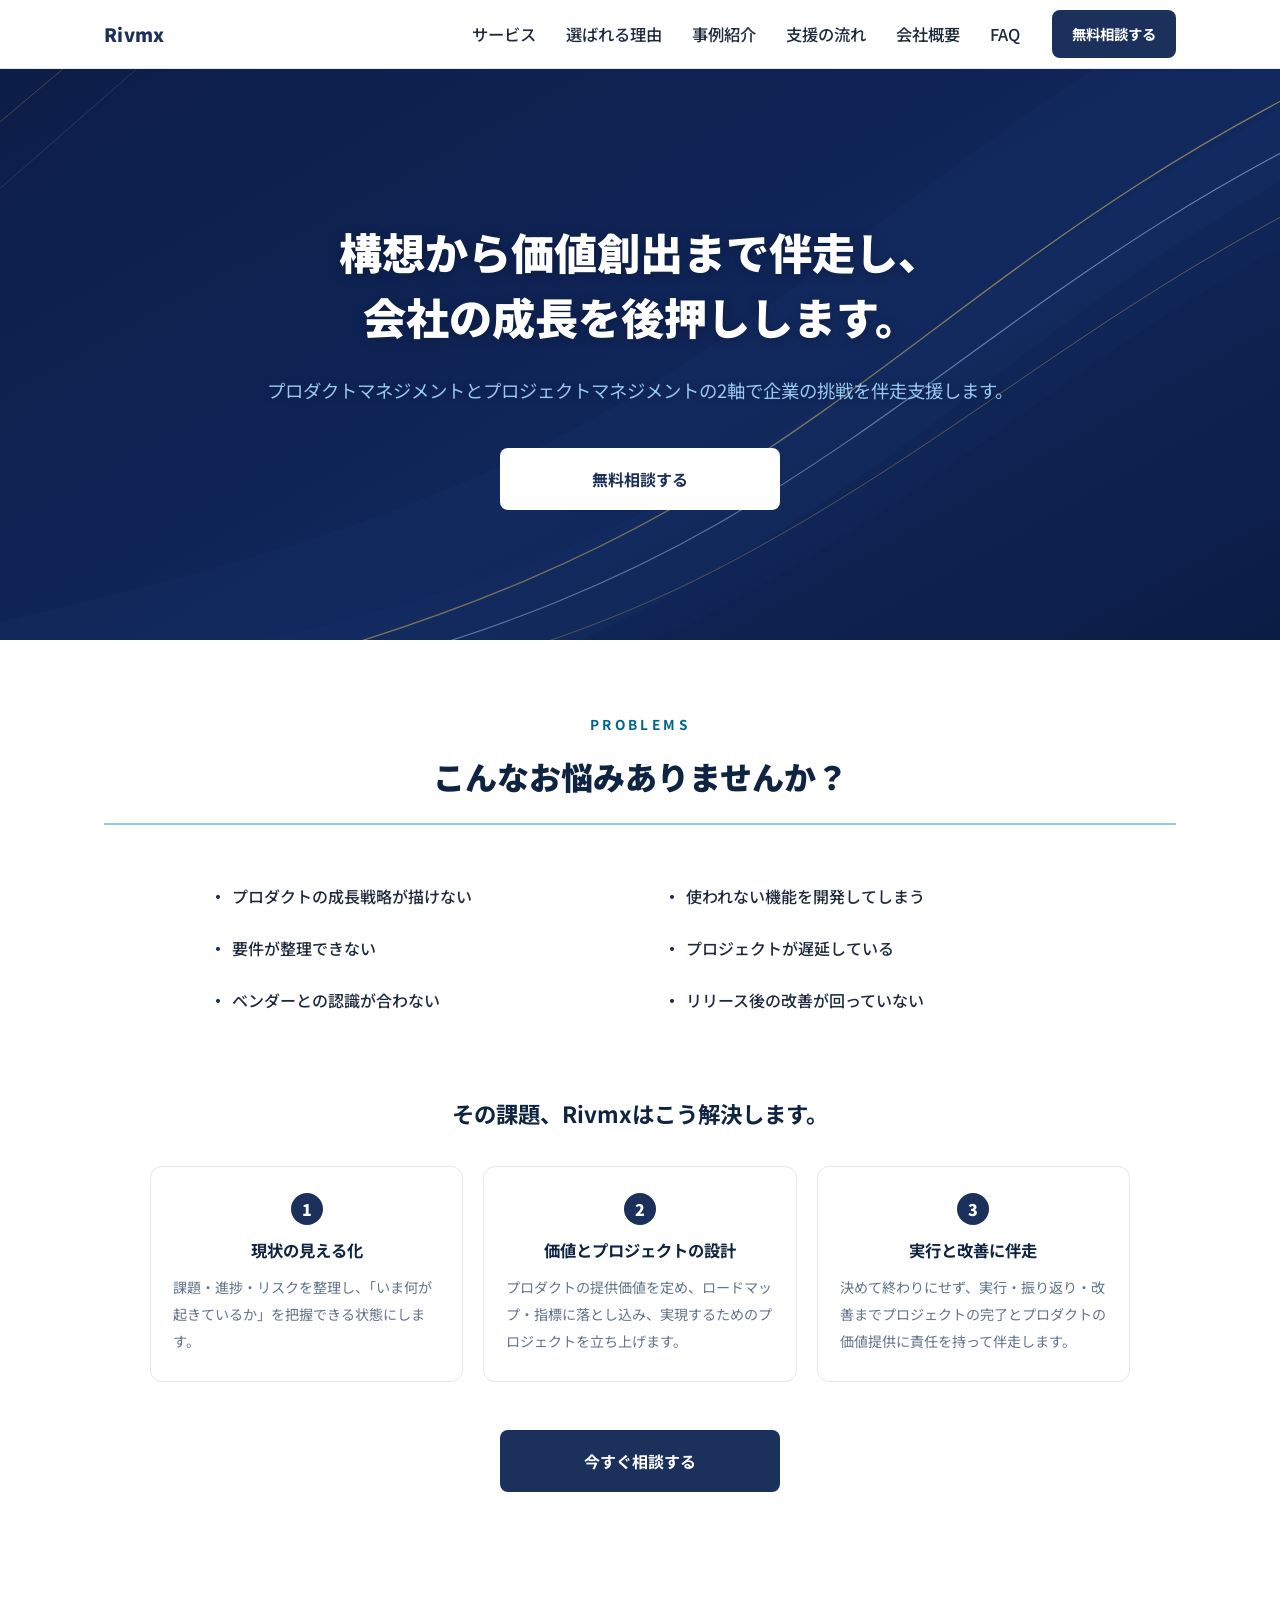
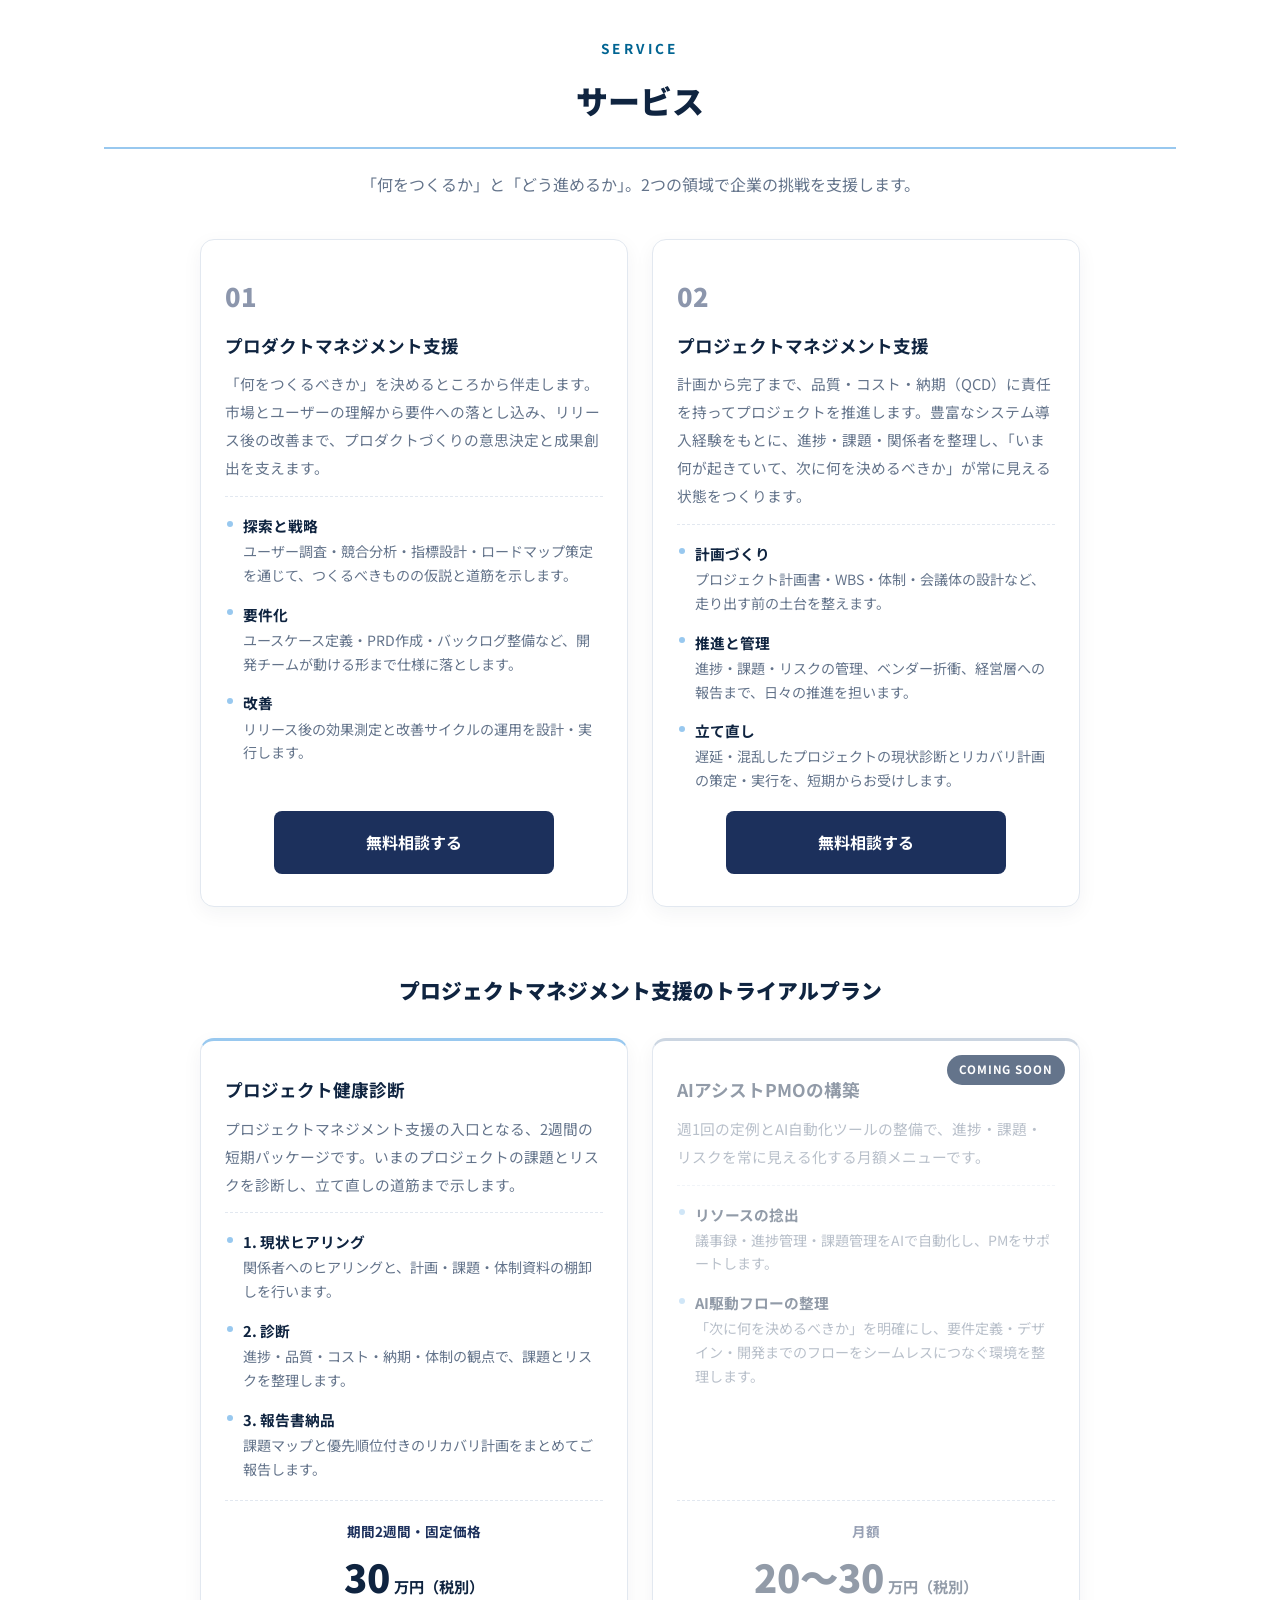
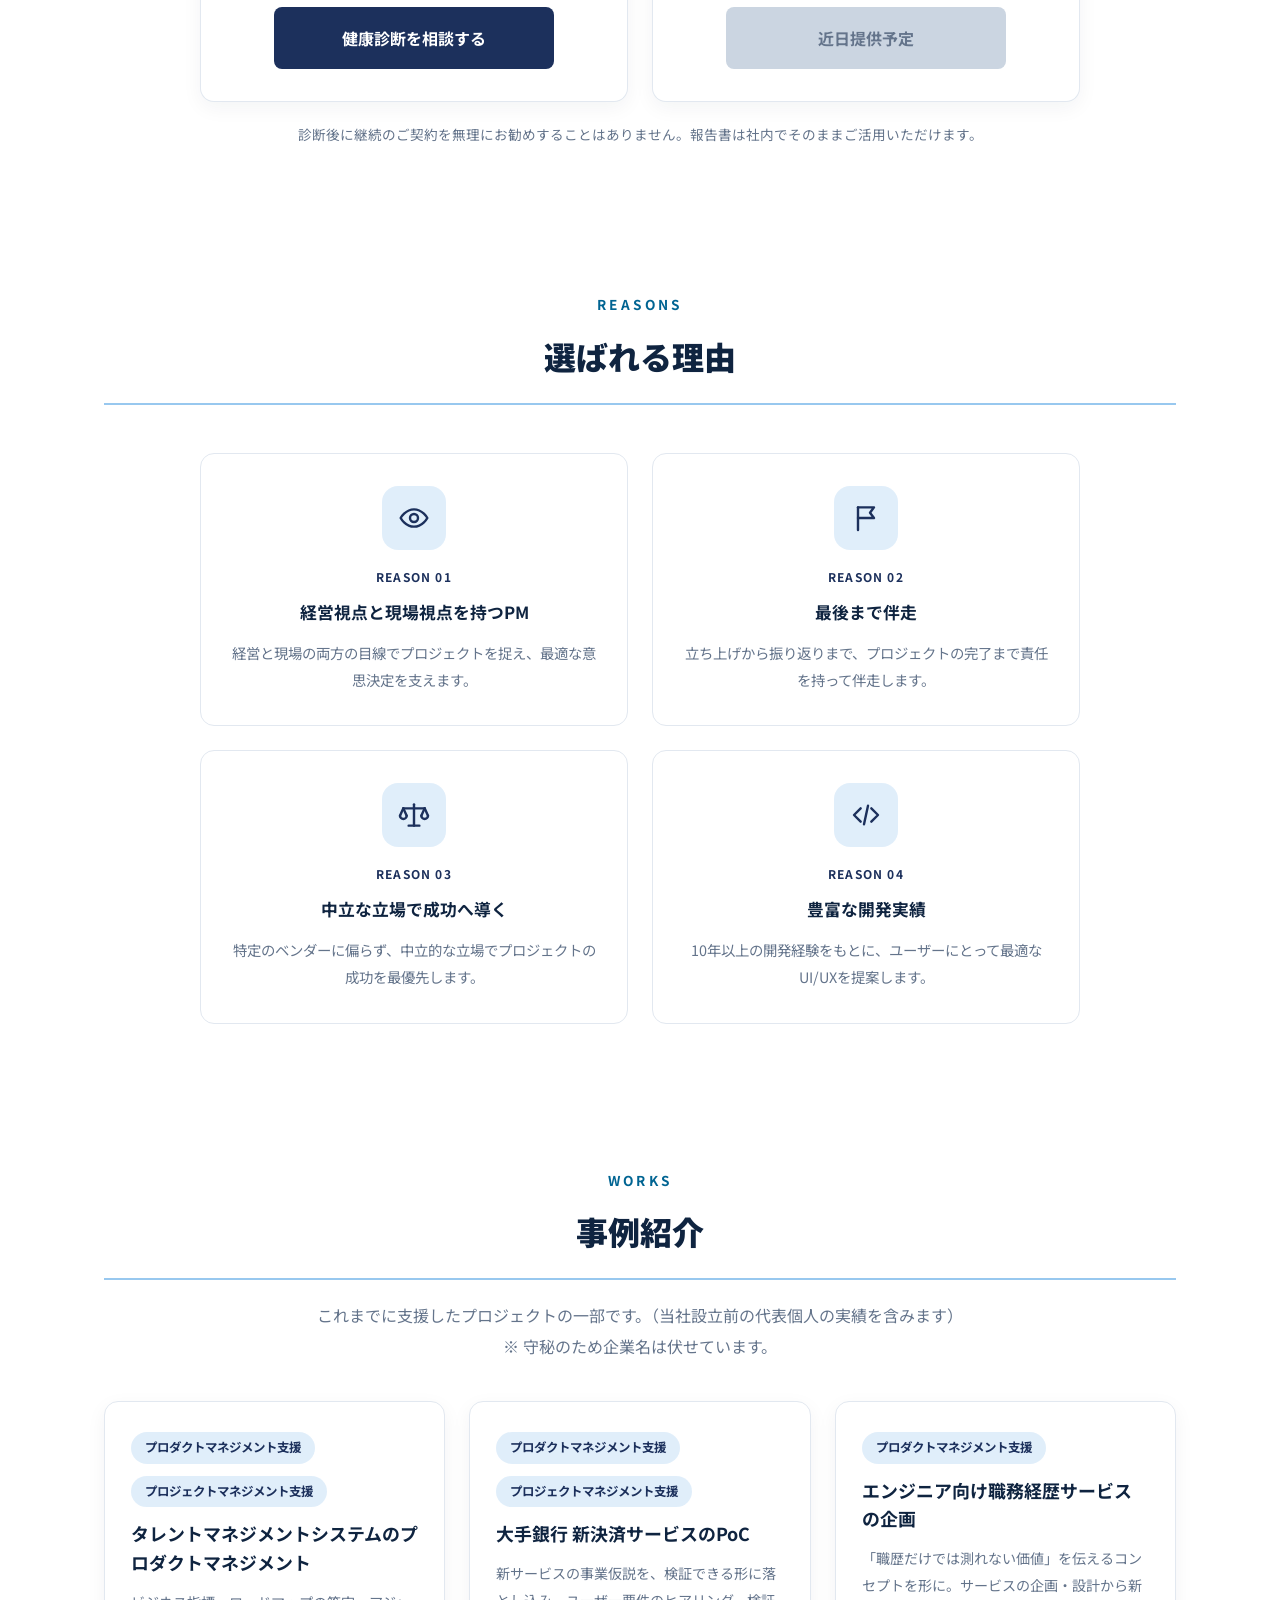
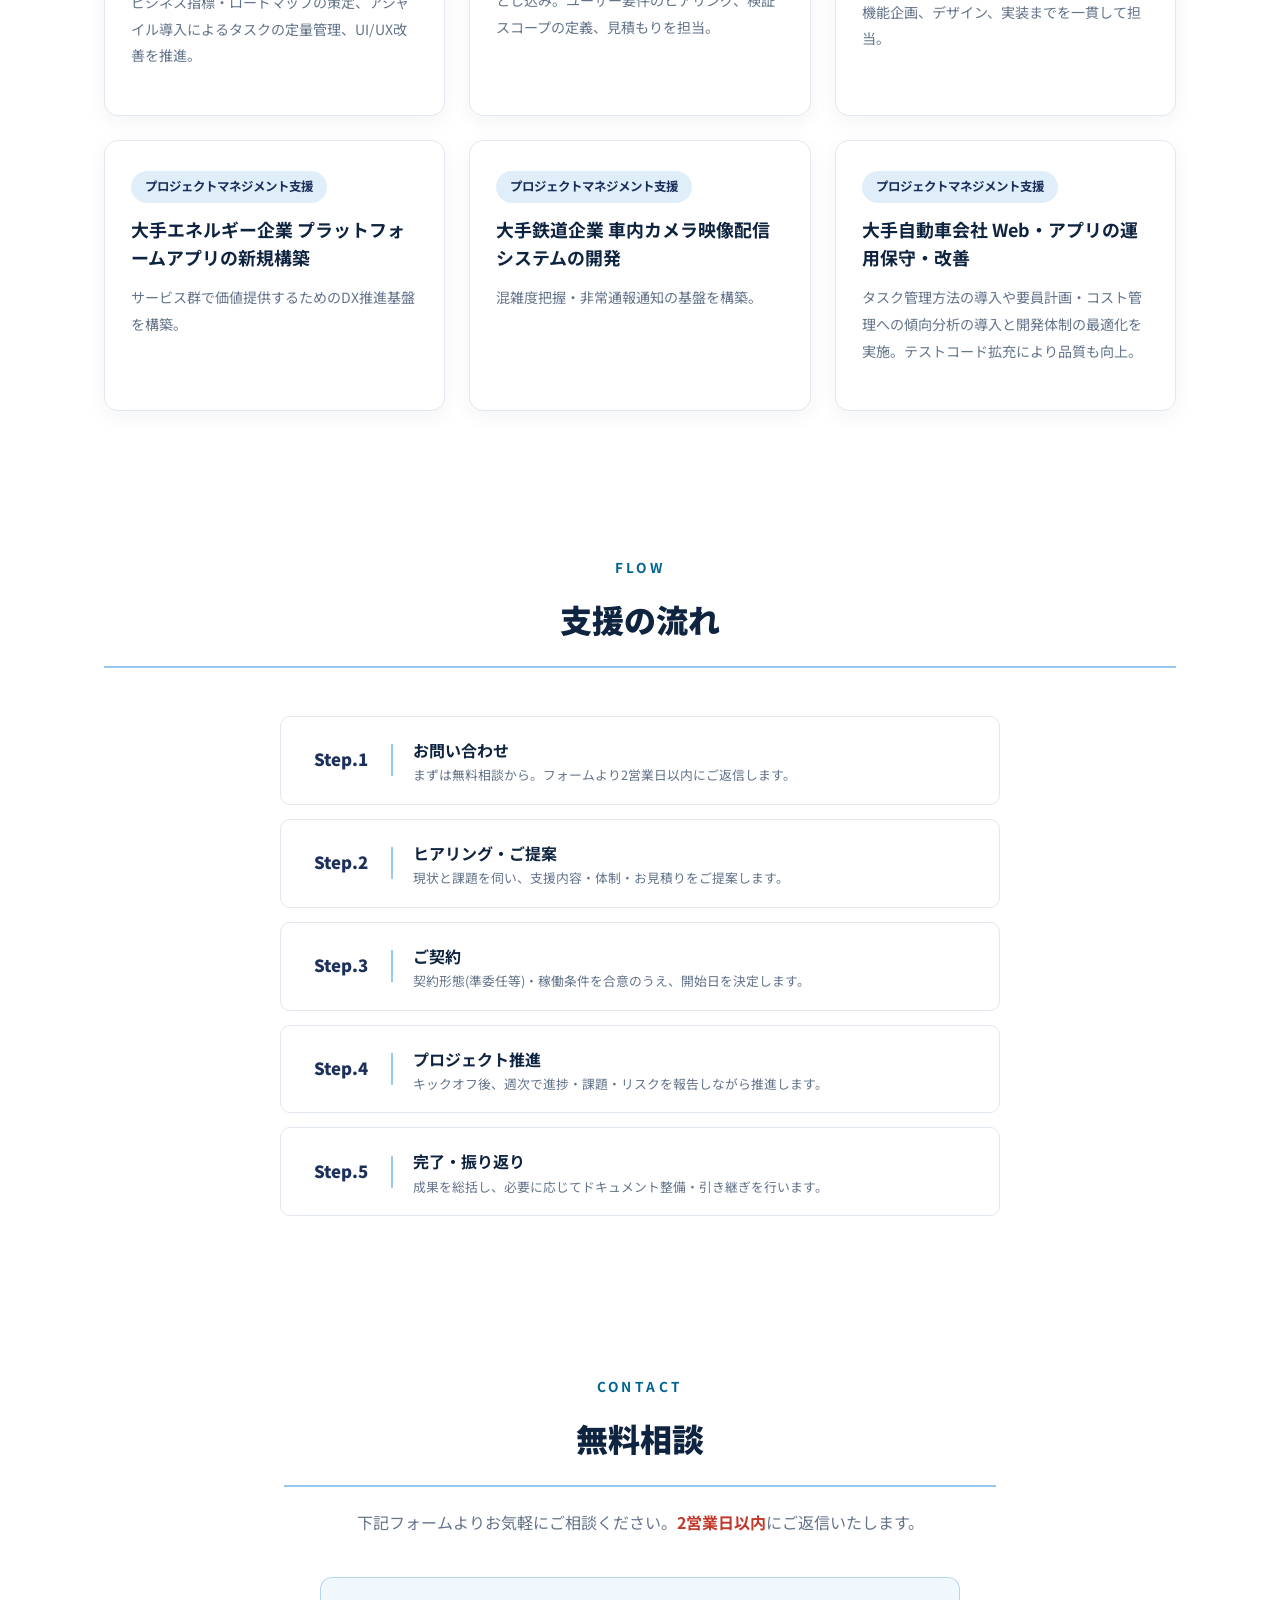
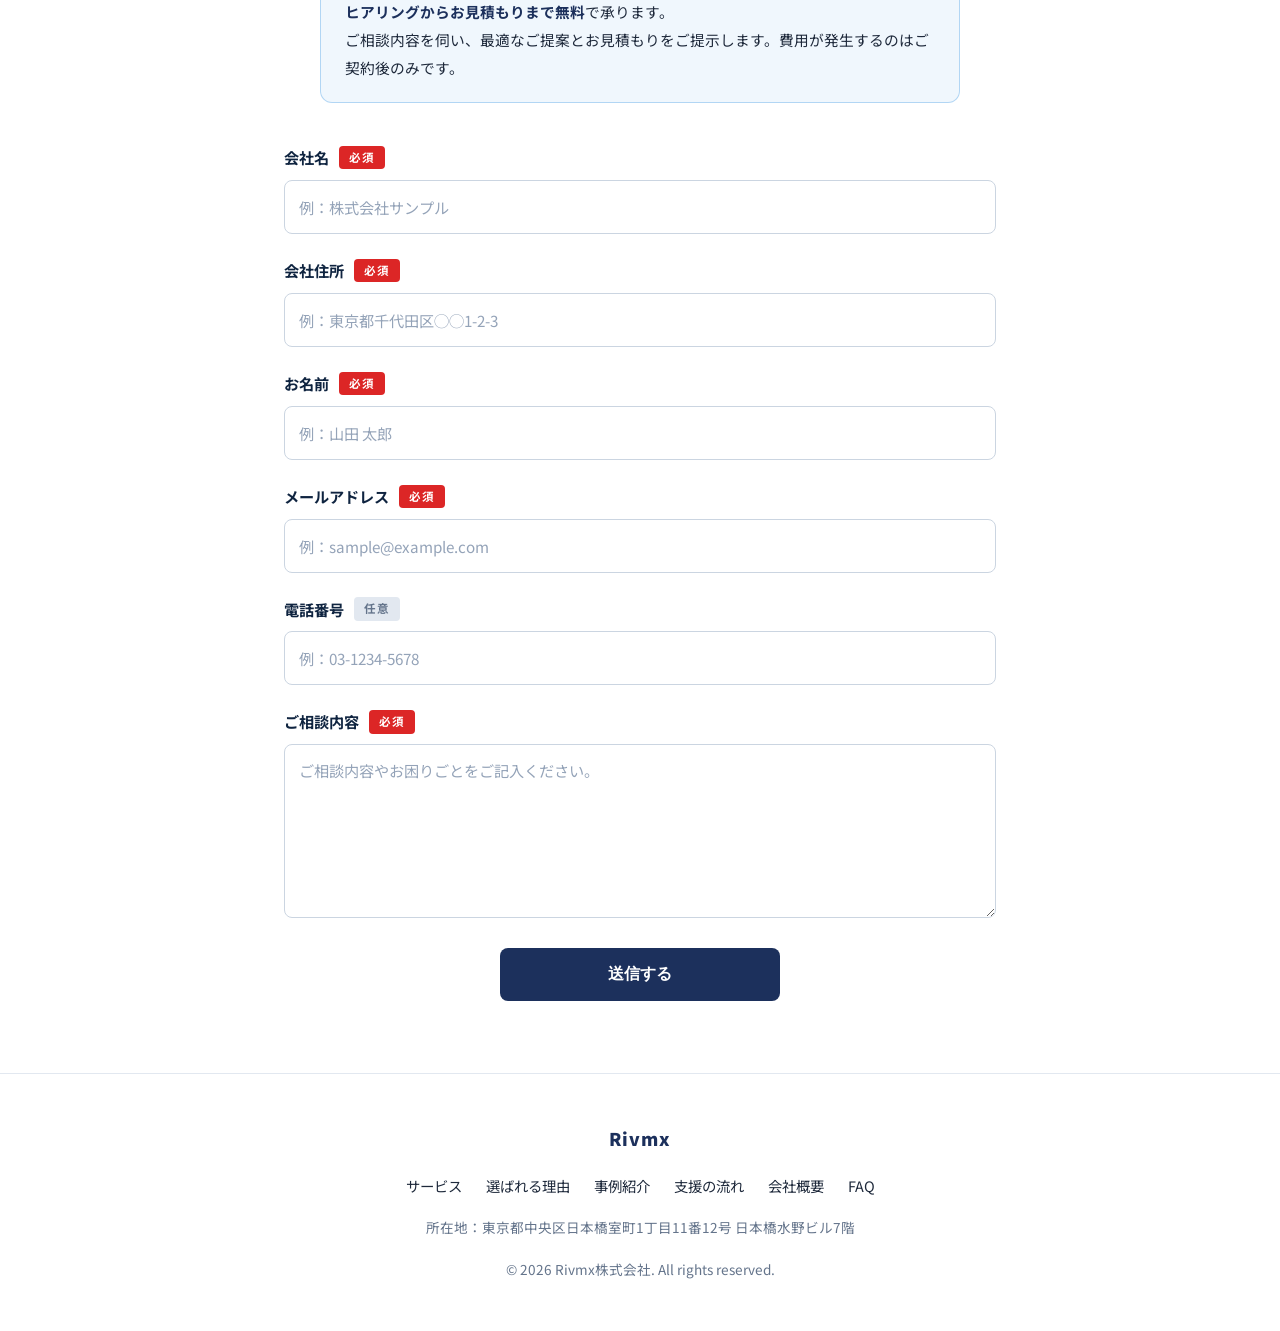
<file: index.html>
<!DOCTYPE html>
<html lang="ja">
<head>
  <meta charset="UTF-8" />
  <meta name="viewport" content="width=device-width, initial-scale=1.0" />
  <!-- ===== SEO ===== -->
  <title>Rivmx - プロダクトマネジメント・プロジェクトマネジメントの伴走支援</title>
  <meta name="description" content="Rivmx（リブエムエックス）は、プロダクトマネジメントとプロジェクトマネジメントの2軸で企業を伴走支援。プロダクト戦略・要件定義・リリース後の改善から、計画づくり・推進管理・立て直しまで。ヒアリングからお見積もりまで無料です。" />
  <link rel="canonical" href="https://rivmx.co.jp/" />
  <meta name="google-site-verification" content="xUj4yr0oeqQKcsliV6Xpa871Iz03kF10Er4moEQl4Zw" />
  <meta property="og:title" content="Rivmx" />
  <meta property="og:description" content="プロダクトマネジメントとプロジェクトマネジメントの2軸で、構想から価値創出まで伴走支援します。" />
  <meta property="og:type" content="website" />
  <meta property="og:url" content="https://rivmx.co.jp/" />
  <meta property="og:site_name" content="Rivmx" />
  <meta property="og:locale" content="ja_JP" />
  <meta name="twitter:card" content="summary" />
  <meta name="theme-color" content="#0f2440" />
  <link rel="icon" href="data:image/svg+xml,%3Csvg xmlns='http://www.w3.org/2000/svg' viewBox='0 0 100 100'%3E%3Crect width='100' height='100' rx='20' fill='%231c305c'/%3E%3Ctext x='50' y='74' font-size='64' text-anchor='middle' fill='white' font-family='sans-serif' font-weight='bold'%3ER%3C/text%3E%3C/svg%3E" />

  <!-- Noto Sans JP -->
  <link rel="preconnect" href="https://fonts.googleapis.com" />
  <link rel="preconnect" href="https://fonts.gstatic.com" crossorigin />
  <link href="https://fonts.googleapis.com/css2?family=Noto+Sans+JP:wght@400;500;700;900&display=swap" rel="stylesheet" />

  <link rel="stylesheet" href="style.css" />

  <!-- 構造化データ（検索結果のリッチ表示用） -->
  <script type="application/ld+json">
  {
    "@context": "https://schema.org",
    "@type": "ProfessionalService",
    "name": "Rivmx",
    "legalName": "Rivmx株式会社",
    "alternateName": "リブエムエックス株式会社",
    "description": "プロダクトマネジメントとプロジェクトマネジメントの2軸で、構想から価値創出まで伴走支援します。",
    "url": "https://rivmx.co.jp/",
    "address": { "@type": "PostalAddress", "postalCode": "103-0022", "addressRegion": "東京都", "addressLocality": "中央区", "streetAddress": "日本橋室町1丁目11番12号 日本橋水野ビル7階", "addressCountry": "JP" },
    "areaServed": "JP",
    "knowsAbout": ["プロジェクトマネジメント", "プロダクトマネジメント", "PMO", "要件定義"],
    "makesOffer": [
      { "@type": "Offer", "itemOffered": { "@type": "Service", "name": "プロダクトマネジメント支援" } },
      { "@type": "Offer", "itemOffered": { "@type": "Service", "name": "プロジェクトマネジメント支援" } },
      { "@type": "Offer", "itemOffered": { "@type": "Service", "name": "プロジェクト健康診断（プロジェクトマネジメント支援・2週間）" }, "price": "300000", "priceCurrency": "JPY" }
    ]
  }
  </script>
  <script type="application/ld+json">
  {
    "@context": "https://schema.org",
    "@type": "WebSite",
    "name": "Rivmx",
    "alternateName": "リブエムエックス",
    "url": "https://rivmx.co.jp/"
  }
  </script>
</head>
<body>

  <!-- ===== ヘッダー（右上に無料相談を固定） ===== -->
  <header class="header">
    <div class="container header__inner">
      <a href="#hero" class="logo">Rivmx</a>
      <nav class="nav">
        <a href="#service">サービス</a>
        <a href="#reasons">選ばれる理由</a>
        <a href="#works">事例紹介</a>
        <a href="#flow">支援の流れ</a>
        <a href="/company/">会社概要</a>
        <a href="/faq/">FAQ</a>
      </nav>
      <a href="#contact" class="btn btn--sm btn--primary header__cta">無料相談する</a>
    </div>
  </header>

  <!-- ===== Hero ===== -->
  <section id="hero" class="hero">
    <div class="container hero__inner">
      <h1 class="hero__title reveal">構想から価値創出まで伴走し、<br>会社の成長を後押しします。</h1>
      <p class="hero__lead reveal">プロダクトマネジメントとプロジェクトマネジメントの2軸で企業の挑戦を伴走支援します。</p>
      <div class="hero__actions reveal">
        <a href="#contact" class="btn btn--primary btn--lg">無料相談する</a>
      </div>
    </div>
  </section>

  <!-- ===== 課題提起 ===== -->
  <section id="problem" class="section">
    <div class="container">
      <p class="section__eyebrow reveal">PROBLEMS</p>
      <h2 class="section__title reveal">こんなお悩みありませんか？</h2>
      <div class="problem-grid">
        <div class="problem-item reveal">プロダクトの成長戦略が描けない</div>
        <div class="problem-item reveal">使われない機能を開発してしまう</div>
        <div class="problem-item reveal">要件が整理できない</div>
        <div class="problem-item reveal">プロジェクトが遅延している</div>
        <div class="problem-item reveal">ベンダーとの認識が合わない</div>
        <div class="problem-item reveal">リリース後の改善が回っていない</div>
      </div>
      <p class="problem__close reveal">その課題、Rivmxはこう解決します。</p>
      <div class="solution reveal">
        <div class="solution__item">
          <span class="solution__no">1</span>
          <h3 class="solution__title">現状の見える化</h3>
          <p class="solution__text">課題・進捗・リスクを整理し、「いま何が起きているか」を把握できる状態にします。</p>
        </div>
        <div class="solution__item">
          <span class="solution__no">2</span>
          <h3 class="solution__title">価値とプロジェクトの設計</h3>
          <p class="solution__text">プロダクトの提供価値を定め、ロードマップ・指標に落とし込み、実現するためのプロジェクトを立ち上げます。</p>
        </div>
        <div class="solution__item">
          <span class="solution__no">3</span>
          <h3 class="solution__title">実行と改善に伴走</h3>
          <p class="solution__text">決めて終わりにせず、実行・振り返り・改善までプロジェクトの完了とプロダクトの価値提供に責任を持って伴走します。</p>
        </div>
      </div>
      <div class="section__cta reveal">
        <a href="#contact" class="btn btn--primary">今すぐ相談する</a>
      </div>
    </div>
  </section>

  <!-- ===== サービス ===== -->
  <section id="service" class="section section--alt">
    <div class="container">
      <p class="section__eyebrow reveal">SERVICE</p>
      <h2 class="section__title reveal">サービス</h2>
      <p class="section__text reveal">「何をつくるか」と「どう進めるか」。2つの領域で企業の挑戦を支援します。</p>

      <div class="cards cards--2">
        <div class="card reveal">
          <div class="card__num">01</div>
          <h3 class="card__title">プロダクトマネジメント支援</h3>
          <p class="card__text">「何をつくるべきか」を決めるところから伴走します。市場とユーザーの理解から要件への落とし込み、リリース後の改善まで、プロダクトづくりの意思決定と成果創出を支えます。</p>
          <ul class="card__list card__list--detail">
            <li><strong>探索と戦略</strong>ユーザー調査・競合分析・指標設計・ロードマップ策定を通じて、つくるべきものの仮説と道筋を示します。</li>
            <li><strong>要件化</strong>ユースケース定義・PRD作成・バックログ整備など、開発チームが動ける形まで仕様に落とします。</li>
            <li><strong>改善</strong>リリース後の効果測定と改善サイクルの運用を設計・実行します。</li>
          </ul>
          <div class="card__cta">
            <a href="#contact" class="btn btn--primary">無料相談する</a>
          </div>
        </div>
        <div class="card reveal">
          <div class="card__num">02</div>
          <h3 class="card__title">プロジェクトマネジメント支援</h3>
          <p class="card__text">計画から完了まで、品質・コスト・納期（QCD）に責任を持ってプロジェクトを推進します。豊富なシステム導入経験をもとに、進捗・課題・関係者を整理し、「いま何が起きていて、次に何を決めるべきか」が常に見える状態をつくります。</p>
          <ul class="card__list card__list--detail">
            <li><strong>計画づくり</strong>プロジェクト計画書・WBS・体制・会議体の設計など、走り出す前の土台を整えます。</li>
            <li><strong>推進と管理</strong>進捗・課題・リスクの管理、ベンダー折衝、経営層への報告まで、日々の推進を担います。</li>
            <li><strong>立て直し</strong>遅延・混乱したプロジェクトの現状診断とリカバリ計画の策定・実行を、短期からお受けします。</li>
          </ul>
          <div class="card__cta">
            <a href="#contact" class="btn btn--primary">無料相談する</a>
          </div>
        </div>
      </div>

      <!-- プロジェクトマネジメント支援のトライアルプラン -->
      <div class="trial">
        <h3 class="trial__title reveal">プロジェクトマネジメント支援のトライアルプラン</h3>
        <div class="cards cards--2">
          <div id="checkup" class="card plan reveal">
            <h4 class="card__title">プロジェクト健康診断</h4>
            <p class="card__text">プロジェクトマネジメント支援の入口となる、2週間の短期パッケージです。いまのプロジェクトの課題とリスクを診断し、立て直しの道筋まで示します。</p>
            <ul class="card__list card__list--detail">
              <li><strong>1. 現状ヒアリング</strong>関係者へのヒアリングと、計画・課題・体制資料の棚卸しを行います。</li>
              <li><strong>2. 診断</strong>進捗・品質・コスト・納期・体制の観点で、課題とリスクを整理します。</li>
              <li><strong>3. 報告書納品</strong>課題マップと優先順位付きのリカバリ計画をまとめてご報告します。</li>
            </ul>
            <div class="plan__price">
              <span class="plan__price-label">期間2週間・固定価格</span>
              <span class="plan__price-num">30<small>万円（税別）</small></span>
              <a href="#contact" class="btn btn--primary">健康診断を相談する</a>
            </div>
          </div>
          <div id="ai-pmo" class="card plan plan--soon reveal">
            <span class="plan__badge">COMING SOON</span>
            <h4 class="card__title">AIアシストPMOの構築</h4>
            <p class="card__text">週1回の定例とAI自動化ツールの整備で、進捗・課題・リスクを常に見える化する月額メニューです。</p>
            <ul class="card__list card__list--detail">
              <li><strong>リソースの捻出</strong>議事録・進捗管理・課題管理をAIで自動化し、PMをサポートします。</li>
              <li><strong>AI駆動フローの整理</strong>「次に何を決めるべきか」を明確にし、要件定義・デザイン・開発までのフローをシームレスにつなぐ環境を整理します。</li>
            </ul>
            <div class="plan__price">
              <span class="plan__price-label">月額</span>
              <span class="plan__price-num">20〜30<small>万円（税別）</small></span>
              <span class="btn btn--disabled" aria-disabled="true">近日提供予定</span>
            </div>
          </div>
        </div>
        <p class="trial__note reveal">診断後に継続のご契約を無理にお勧めすることはありません。報告書は社内でそのままご活用いただけます。</p>
      </div>
    </div>
  </section>

  <!-- ===== 選ばれる理由（REASONS） ===== -->
  <section id="reasons" class="section">
    <div class="container">
      <p class="section__eyebrow reveal">REASONS</p>
      <h2 class="section__title reveal">選ばれる理由</h2>
      <div class="cards cards--2">
        <div class="reason reveal">
          <div class="reason__icon">
            <svg viewBox="0 0 24 24" fill="none" stroke="currentColor" stroke-width="1.8" stroke-linecap="round" stroke-linejoin="round"><path d="M2 12s3.5-6.5 10-6.5S22 12 22 12s-3.5 6.5-10 6.5S2 12 2 12z"/><circle cx="12" cy="12" r="3"/></svg>
          </div>
          <div class="reason__no">REASON 01</div>
          <h3 class="reason__title">経営視点と現場視点を持つPM</h3>
          <p class="reason__text">経営と現場の両方の目線でプロジェクトを捉え、最適な意思決定を支えます。</p>
        </div>
        <div class="reason reveal">
          <div class="reason__icon">
            <svg viewBox="0 0 24 24" fill="none" stroke="currentColor" stroke-width="1.8" stroke-linecap="round" stroke-linejoin="round"><path d="M6 21V4"/><path d="M6 4h12l-3 4 3 4H6"/></svg>
          </div>
          <div class="reason__no">REASON 02</div>
          <h3 class="reason__title">最後まで伴走</h3>
          <p class="reason__text">立ち上げから振り返りまで、プロジェクトの完了まで責任を持って伴走します。</p>
        </div>
        <div class="reason reveal">
          <div class="reason__icon">
            <svg viewBox="0 0 24 24" fill="none" stroke="currentColor" stroke-width="1.8" stroke-linecap="round" stroke-linejoin="round"><path d="M12 4v16"/><path d="M8 20h8"/><path d="M4 7h16"/><path d="M4 7l-2.5 5.5"/><path d="M4 7l2.5 5.5"/><path d="M1.5 12.5a2.5 2.5 0 0 0 5 0"/><path d="M20 7l-2.5 5.5"/><path d="M20 7l2.5 5.5"/><path d="M17.5 12.5a2.5 2.5 0 0 0 5 0"/></svg>
          </div>
          <div class="reason__no">REASON 03</div>
          <h3 class="reason__title">中立な立場で成功へ導く</h3>
          <p class="reason__text">特定のベンダーに偏らず、中立的な立場でプロジェクトの成功を最優先します。</p>
        </div>
        <div class="reason reveal">
          <div class="reason__icon">
            <svg viewBox="0 0 24 24" fill="none" stroke="currentColor" stroke-width="1.8" stroke-linecap="round" stroke-linejoin="round"><path d="M8 7l-5 5 5 5"/><path d="M16 7l5 5-5 5"/><path d="M13.5 5l-3 14"/></svg>
          </div>
          <div class="reason__no">REASON 04</div>
          <h3 class="reason__title">豊富な開発実績</h3>
          <p class="reason__text">10年以上の開発経験をもとに、ユーザーにとって最適なUI/UXを提案します。</p>
        </div>
      </div>
    </div>
  </section>

  <!-- ===== 事例紹介 ===== -->
  <section id="works" class="section section--alt">
    <div class="container">
      <p class="section__eyebrow reveal">WORKS</p>
      <h2 class="section__title reveal">事例紹介</h2>
      <p class="section__text reveal">これまでに支援したプロジェクトの一部です。（当社設立前の代表個人の実績を含みます）<br />※ 守秘のため企業名は伏せています。</p>
      <div class="cards cards--3">
        <div class="work reveal">
          <div class="work__tag">プロダクトマネジメント支援</div>
          <div class="work__tag">プロジェクトマネジメント支援</div>
          <h3 class="work__title">タレントマネジメントシステムのプロダクトマネジメント</h3>
          <p class="work__text">ビジネス指標・ロードマップの策定、アジャイル導入によるタスクの定量管理、UI/UX改善を推進。</p>
        </div>
        <div class="work reveal">
          <div class="work__tag">プロダクトマネジメント支援</div>
          <div class="work__tag">プロジェクトマネジメント支援</div>
          <h3 class="work__title">大手銀行 新決済サービスのPoC</h3>
          <p class="work__text">新サービスの事業仮説を、検証できる形に落とし込み。ユーザー要件のヒアリング、検証スコープの定義、見積もりを担当。</p>
        </div>
        <div class="work reveal">
          <div class="work__tag">プロダクトマネジメント支援</div>
          <h3 class="work__title">エンジニア向け職務経歴サービスの企画</h3>
          <p class="work__text">「職歴だけでは測れない価値」を伝えるコンセプトを形に。サービスの企画・設計から新機能企画、デザイン、実装までを一貫して担当。</p>
        </div>
        <div class="work reveal">
          <div class="work__tag">プロジェクトマネジメント支援</div>
          <h3 class="work__title">大手エネルギー企業 プラットフォームアプリの新規構築</h3>
          <p class="work__text">サービス群で価値提供するためのDX推進基盤を構築。</p>
        </div>
        <div class="work reveal">
          <div class="work__tag">プロジェクトマネジメント支援</div>
          <h3 class="work__title">大手鉄道企業 車内カメラ映像配信システムの開発</h3>
          <p class="work__text">混雑度把握・非常通報通知の基盤を構築。</p>
        </div>
        <div class="work reveal">
          <div class="work__tag">プロジェクトマネジメント支援</div>
          <h3 class="work__title">大手自動車会社 Web・アプリの運用保守・改善</h3>
          <p class="work__text">タスク管理方法の導入や要員計画・コスト管理への傾向分析の導入と開発体制の最適化を実施。テストコード拡充により品質も向上。</p>
        </div>
      </div>
    </div>
  </section>

  <!-- ===== 支援の流れ ===== -->
  <section id="flow" class="section">
    <div class="container">
      <p class="section__eyebrow reveal">FLOW</p>
      <h2 class="section__title reveal">支援の流れ</h2>
      <ol class="flow">
        <li class="flow__step reveal">
          <span class="flow__no">Step.1</span>
          <span class="flow__label">お問い合わせ</span>
          <span class="flow__desc">まずは無料相談から。フォームより2営業日以内にご返信します。</span>
        </li>
        <li class="flow__step reveal">
          <span class="flow__no">Step.2</span>
          <span class="flow__label">ヒアリング・ご提案</span>
          <span class="flow__desc">現状と課題を伺い、支援内容・体制・お見積りをご提案します。</span>
        </li>
        <li class="flow__step reveal">
          <span class="flow__no">Step.3</span>
          <span class="flow__label">ご契約</span>
          <span class="flow__desc">契約形態(準委任等)・稼働条件を合意のうえ、開始日を決定します。</span>
        </li>
        <li class="flow__step reveal">
          <span class="flow__no">Step.4</span>
          <span class="flow__label">プロジェクト推進</span>
          <span class="flow__desc">キックオフ後、週次で進捗・課題・リスクを報告しながら推進します。</span>
        </li>
        <li class="flow__step reveal">
          <span class="flow__no">Step.5</span>
          <span class="flow__label">完了・振り返り</span>
          <span class="flow__desc">成果を総括し、必要に応じてドキュメント整備・引き継ぎを行います。</span>
        </li>
      </ol>
    </div>
  </section>

  <!-- ===== お問い合わせ ===== -->
  <section id="contact" class="section">
    <div class="container container--narrow">
      <p class="section__eyebrow reveal">CONTACT</p>
      <h2 class="section__title reveal">無料相談</h2>
      <p class="section__text reveal">下記フォームよりお気軽にご相談ください。<span class="text-red">2営業日以内</span>にご返信いたします。</p>
      <div class="contact-note reveal">
        <p><strong>ヒアリングからお見積もりまで無料</strong>で承ります。<br>ご相談内容を伺い、最適なご提案とお見積もりをご提示します。費用が発生するのはご契約後のみです。</p>
      </div>

      <!--
        ▼▼ メール送信について ▼▼
        Google Apps Script（GAS）経由でGmailに通知します。外部フォームサービスは使いません。
        セットアップ手順は gas/contact-form.gs のコメントを参照。
        デプロイ後に発行されるURLを script.js の GAS_URL に貼り付けてください。
        ▲▲ ここまで ▲▲
      -->
      <form id="contact-form" class="form reveal" action="#" method="post">
        <input type="text" name="honey" style="display:none" tabindex="-1" autocomplete="off" />
        <input type="hidden" name="inquiry_type" id="inquiry-type" value="通常の無料相談" />
        <label>
          <span class="form__head">会社名 <span class="req">必須</span></span>
          <input type="text" name="company" placeholder="例：株式会社サンプル" required />
        </label>
        <label>
          <span class="form__head">会社住所 <span class="req">必須</span></span>
          <input type="text" name="address" placeholder="例：東京都千代田区◯◯1-2-3" required />
        </label>
        <label>
          <span class="form__head">お名前 <span class="req">必須</span></span>
          <input type="text" name="name" placeholder="例：山田 太郎" required />
        </label>
        <label>
          <span class="form__head">メールアドレス <span class="req">必須</span></span>
          <input type="email" name="email" placeholder="例：sample@example.com" required />
        </label>
        <label>
          <span class="form__head">電話番号 <span class="opt">任意</span></span>
          <input type="tel" name="tel" placeholder="例：03-1234-5678" />
        </label>
        <label>
          <span class="form__head">ご相談内容 <span class="req">必須</span></span>
          <textarea name="message" rows="6" placeholder="ご相談内容やお困りごとをご記入ください。" required></textarea>
        </label>
        <button type="submit" class="btn btn--primary btn--lg">送信する</button>
        <p id="form-status" class="form__status" role="status" aria-live="polite"></p>
      </form>
    </div>
  </section>

  <!-- ===== フッター ===== -->
  <footer class="footer">
    <div class="container footer__inner">
      <div class="footer__brand">Rivmx</div>
      <nav class="footer__nav">
        <a href="#service">サービス</a>
        <a href="#reasons">選ばれる理由</a>
        <a href="#works">事例紹介</a>
        <a href="#flow">支援の流れ</a>
        <a href="/company/">会社概要</a>
        <a href="/faq/">FAQ</a>
      </nav>
      <p class="footer__addr">所在地：東京都中央区日本橋室町1丁目11番12号 日本橋水野ビル7階</p>
      <p class="footer__copy">&copy; 2026 Rivmx株式会社. All rights reserved.</p>
    </div>
  </footer>

  <script src="script.js"></script>
</body>
</html>
</file>
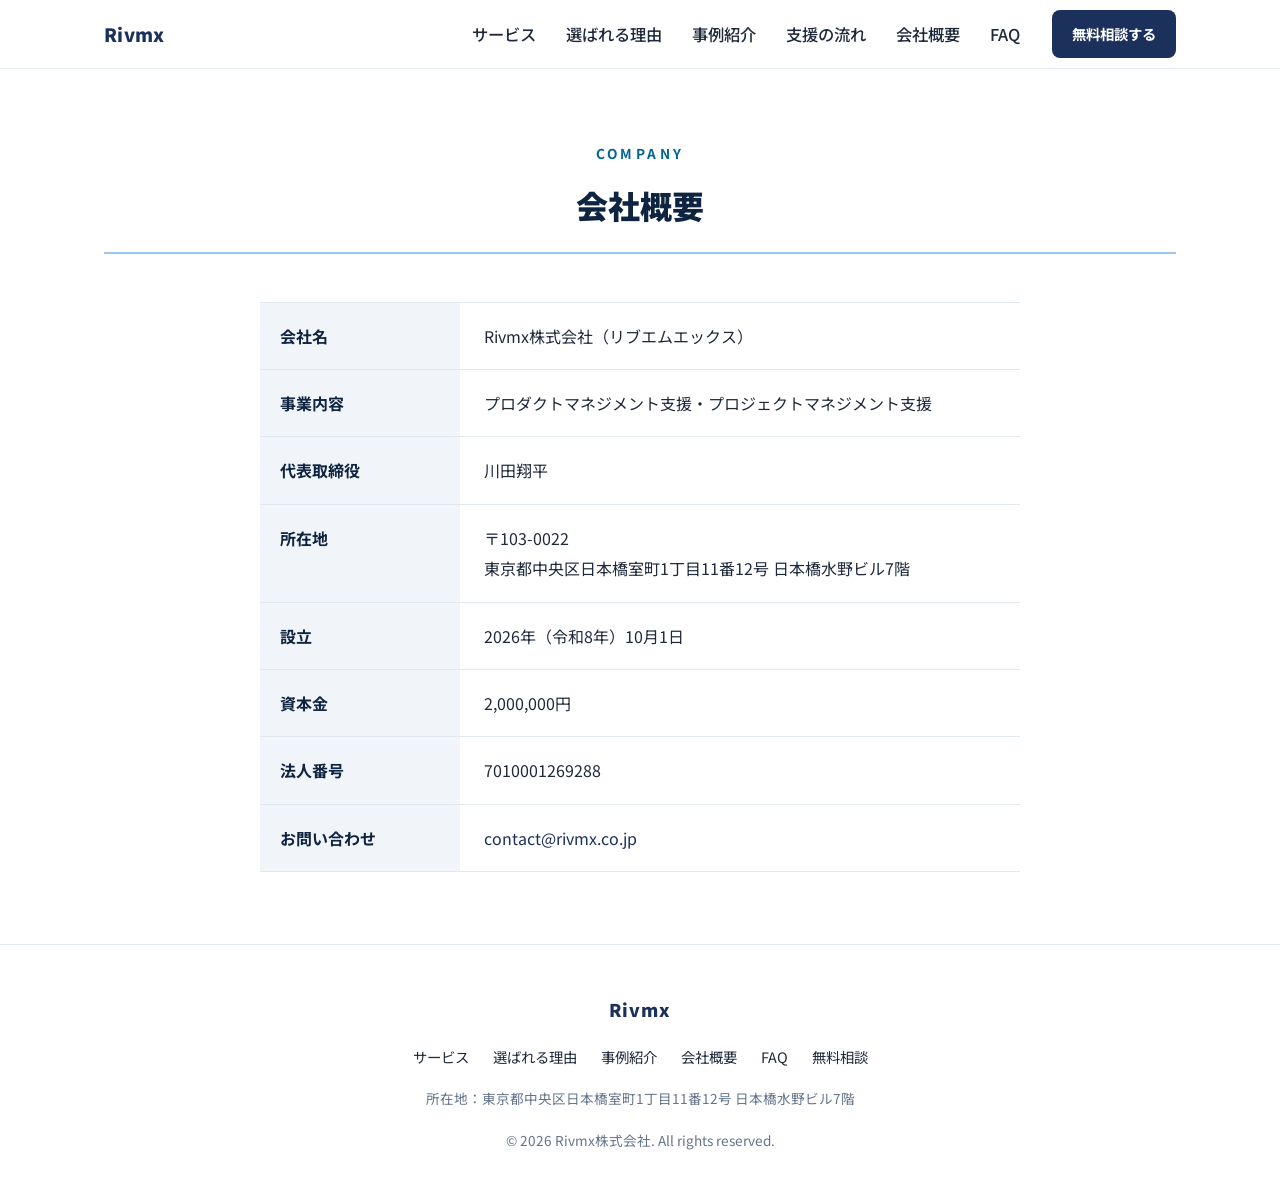
<file: company/index.html>
<!DOCTYPE html>
<html lang="ja">
<head>
  <meta charset="UTF-8" />
  <meta name="viewport" content="width=device-width, initial-scale=1.0" />
  <title>会社概要 | Rivmx</title>
  <meta name="description" content="Rivmx株式会社の会社概要。プロダクトマネジメント支援・プロジェクトマネジメント支援を提供しています。" />
  <link rel="canonical" href="https://rivmx.co.jp/company/" />
  <meta property="og:title" content="会社概要 | Rivmx" />
  <meta property="og:description" content="Rivmx株式会社の会社概要。プロダクトマネジメント支援・プロジェクトマネジメント支援を提供しています。" />
  <meta property="og:type" content="website" />
  <meta property="og:url" content="https://rivmx.co.jp/company/" />
  <meta property="og:site_name" content="Rivmx" />
  <meta property="og:locale" content="ja_JP" />
  <meta name="theme-color" content="#0f2440" />
  <link rel="icon" href="data:image/svg+xml,%3Csvg xmlns='http://www.w3.org/2000/svg' viewBox='0 0 100 100'%3E%3Crect width='100' height='100' rx='20' fill='%231c305c'/%3E%3Ctext x='50' y='74' font-size='64' text-anchor='middle' fill='white' font-family='sans-serif' font-weight='bold'%3ER%3C/text%3E%3C/svg%3E" />

  <!-- Noto Sans JP -->
  <link rel="preconnect" href="https://fonts.googleapis.com" />
  <link rel="preconnect" href="https://fonts.gstatic.com" crossorigin />
  <link href="https://fonts.googleapis.com/css2?family=Noto+Sans+JP:wght@400;500;700;900&display=swap" rel="stylesheet" />

  <link rel="stylesheet" href="/style.css" />

  <!-- 構造化データ -->
  <script type="application/ld+json">
  {
    "@context": "https://schema.org",
    "@type": "Organization",
    "name": "Rivmx",
    "legalName": "Rivmx株式会社",
    "alternateName": "リブエムエックス株式会社",
    "foundingDate": "2026-10-01",
    "email": "contact@rivmx.co.jp",
    "url": "https://rivmx.co.jp/",
    "founder": { "@type": "Person", "name": "川田翔平" },
    "address": {
      "@type": "PostalAddress",
      "postalCode": "103-0022",
      "addressRegion": "東京都",
      "addressLocality": "中央区",
      "streetAddress": "日本橋室町1丁目11番12号 日本橋水野ビル7階",
      "addressCountry": "JP"
    }
  }
  </script>
</head>
<body>

  <!-- ===== ヘッダー ===== -->
  <header class="header">
    <div class="container header__inner">
      <a href="/" class="logo">Rivmx</a>
      <nav class="nav">
        <a href="/#service">サービス</a>
        <a href="/#reasons">選ばれる理由</a>
        <a href="/#works">事例紹介</a>
        <a href="/#flow">支援の流れ</a>
        <a href="/company/">会社概要</a>
        <a href="/faq/">FAQ</a>
      </nav>
      <a href="/#contact" class="btn btn--sm btn--primary header__cta">無料相談する</a>
    </div>
  </header>

  <!-- ===== 会社概要 ===== -->
  <section id="company" class="section">
    <div class="container">
      <p class="section__eyebrow reveal">COMPANY</p>
      <h2 class="section__title reveal">会社概要</h2>
      <dl class="company-dl reveal">
        <div>
          <dt>会社名</dt>
          <dd>Rivmx株式会社（リブエムエックス）</dd>
        </div>
        <div>
          <dt>事業内容</dt>
          <dd>プロダクトマネジメント支援・プロジェクトマネジメント支援</dd>
        </div>
        <div>
          <dt>代表取締役</dt>
          <dd>川田翔平</dd>
        </div>
        <div>
          <dt>所在地</dt>
          <dd>〒103-0022<br />東京都中央区日本橋室町1丁目11番12号 日本橋水野ビル7階</dd>
        </div>
        <div>
          <dt>設立</dt>
          <dd>2026年（令和8年）10月1日</dd>
        </div>
        <div>
          <dt>資本金</dt>
          <dd>2,000,000円</dd>
        </div>
        <div>
          <dt>法人番号</dt>
          <dd>7010001269288</dd>
        </div>
        <div>
          <dt>お問い合わせ</dt>
          <dd><a href="mailto:contact@rivmx.co.jp">contact@rivmx.co.jp</a></dd>
        </div>
      </dl>
    </div>
  </section>

  <!-- ===== フッター ===== -->
  <footer class="footer">
    <div class="container footer__inner">
      <div class="footer__brand">Rivmx</div>
      <nav class="footer__nav">
        <a href="/#service">サービス</a>
        <a href="/#reasons">選ばれる理由</a>
        <a href="/#works">事例紹介</a>
        <a href="/company/">会社概要</a>
        <a href="/faq/">FAQ</a>
        <a href="/#contact">無料相談</a>
      </nav>
      <p class="footer__addr">所在地：東京都中央区日本橋室町1丁目11番12号 日本橋水野ビル7階</p>
      <p class="footer__copy">&copy; 2026 Rivmx株式会社. All rights reserved.</p>
    </div>
  </footer>

  <script src="/script.js"></script>
</body>
</html>
</file>
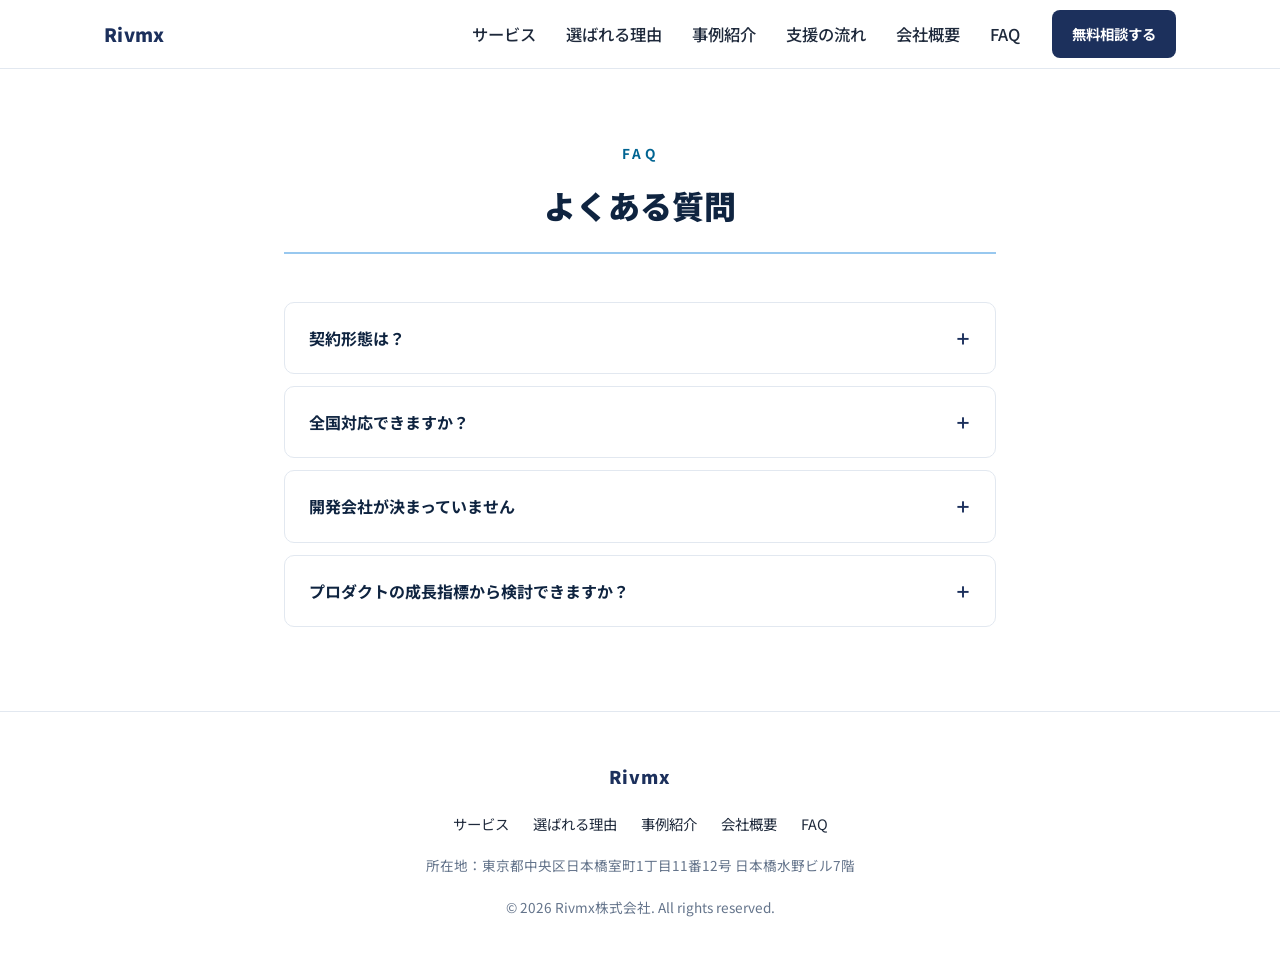
<file: faq/index.html>
<!DOCTYPE html>
<html lang="ja">
<head>
  <meta charset="UTF-8" />
  <meta name="viewport" content="width=device-width, initial-scale=1.0" />
  <title>よくある質問 | Rivmx</title>
  <meta name="description" content="Rivmx株式会社のよくある質問。契約形態や対応エリアなど、プロダクトマネジメント支援・プロジェクトマネジメント支援に関する質問にお答えします。" />
  <link rel="canonical" href="https://rivmx.co.jp/faq/" />
  <meta property="og:title" content="よくある質問 | Rivmx" />
  <meta property="og:description" content="Rivmx株式会社のよくある質問。契約形態や対応エリアなどにお答えします。" />
  <meta property="og:type" content="website" />
  <meta property="og:url" content="https://rivmx.co.jp/faq/" />
  <meta property="og:site_name" content="Rivmx" />
  <meta property="og:locale" content="ja_JP" />
  <meta name="theme-color" content="#0f2440" />
  <link rel="icon" href="data:image/svg+xml,%3Csvg xmlns='http://www.w3.org/2000/svg' viewBox='0 0 100 100'%3E%3Crect width='100' height='100' rx='20' fill='%231c305c'/%3E%3Ctext x='50' y='74' font-size='64' text-anchor='middle' fill='white' font-family='sans-serif' font-weight='bold'%3ER%3C/text%3E%3C/svg%3E" />

  <!-- Noto Sans JP -->
  <link rel="preconnect" href="https://fonts.googleapis.com" />
  <link rel="preconnect" href="https://fonts.gstatic.com" crossorigin />
  <link href="https://fonts.googleapis.com/css2?family=Noto+Sans+JP:wght@400;500;700;900&display=swap" rel="stylesheet" />

  <link rel="stylesheet" href="/style.css" />

  <!-- 構造化データ（FAQのリッチ表示用） -->
  <script type="application/ld+json">
  {
    "@context": "https://schema.org",
    "@type": "FAQPage",
    "mainEntity": [
      {
        "@type": "Question",
        "name": "契約形態は？",
        "acceptedAnswer": { "@type": "Answer", "text": "請負契約・準委任契約対応しています。（スポットでの請負・準委任も可能です。）" }
      },
      {
        "@type": "Question",
        "name": "全国対応できますか？",
        "acceptedAnswer": { "@type": "Answer", "text": "関東を中心に全国対応可能です。" }
      },
      {
        "@type": "Question",
        "name": "開発会社が決まっていません",
        "acceptedAnswer": { "@type": "Answer", "text": "ベンダー選定から支援可能です。" }
      },
      {
        "@type": "Question",
        "name": "プロダクトの成長指標から検討できますか？",
        "acceptedAnswer": { "@type": "Answer", "text": "可能です。企業の成長ロードマップのヒアリングを行ったうえで、実現のための段階的な成長指標の策定を行います。" }
      }
    ]
  }
  </script>
</head>
<body>

  <!-- ===== ヘッダー ===== -->
  <header class="header">
    <div class="container header__inner">
      <a href="/" class="logo">Rivmx</a>
      <nav class="nav">
        <a href="/#service">サービス</a>
        <a href="/#reasons">選ばれる理由</a>
        <a href="/#works">事例紹介</a>
        <a href="/#flow">支援の流れ</a>
        <a href="/company/">会社概要</a>
        <a href="/faq/">FAQ</a>
      </nav>
      <a href="/#contact" class="btn btn--sm btn--primary header__cta">無料相談する</a>
    </div>
  </header>

  <!-- ===== FAQ ===== -->
  <section id="faq" class="section">
    <div class="container container--narrow">
      <p class="section__eyebrow reveal">FAQ</p>
      <h2 class="section__title reveal">よくある質問</h2>
      <div class="faq reveal">
        <details class="faq__item">
          <summary>契約形態は？</summary>
          <p>請負契約・準委任契約対応しています。（スポットでの請負・準委任も可能です。）</p>
        </details>
        <details class="faq__item">
          <summary>全国対応できますか？</summary>
          <p>関東を中心に全国対応可能です。</p>
        </details>
        <details class="faq__item">
          <summary>開発会社が決まっていません</summary>
          <p>ベンダー選定から支援可能です。</p>
        </details>
        <details class="faq__item">
          <summary>プロダクトの成長指標から検討できますか？</summary>
          <p>可能です。企業の成長ロードマップのヒアリングを行ったうえで、実現のための段階的な成長指標の策定を行います。</p>
        </details>
      </div>
    </div>
  </section>

  <!-- ===== フッター ===== -->
  <footer class="footer">
    <div class="container footer__inner">
      <div class="footer__brand">Rivmx</div>
      <nav class="footer__nav">
        <a href="/#service">サービス</a>
        <a href="/#reasons">選ばれる理由</a>
        <a href="/#works">事例紹介</a>
        <a href="/company/">会社概要</a>
        <a href="/faq/">FAQ</a>
      </nav>
      <p class="footer__addr">所在地：東京都中央区日本橋室町1丁目11番12号 日本橋水野ビル7階</p>
      <p class="footer__copy">&copy; 2026 Rivmx株式会社. All rights reserved.</p>
    </div>
  </footer>

  <script src="/script.js"></script>
</body>
</html>
</file>
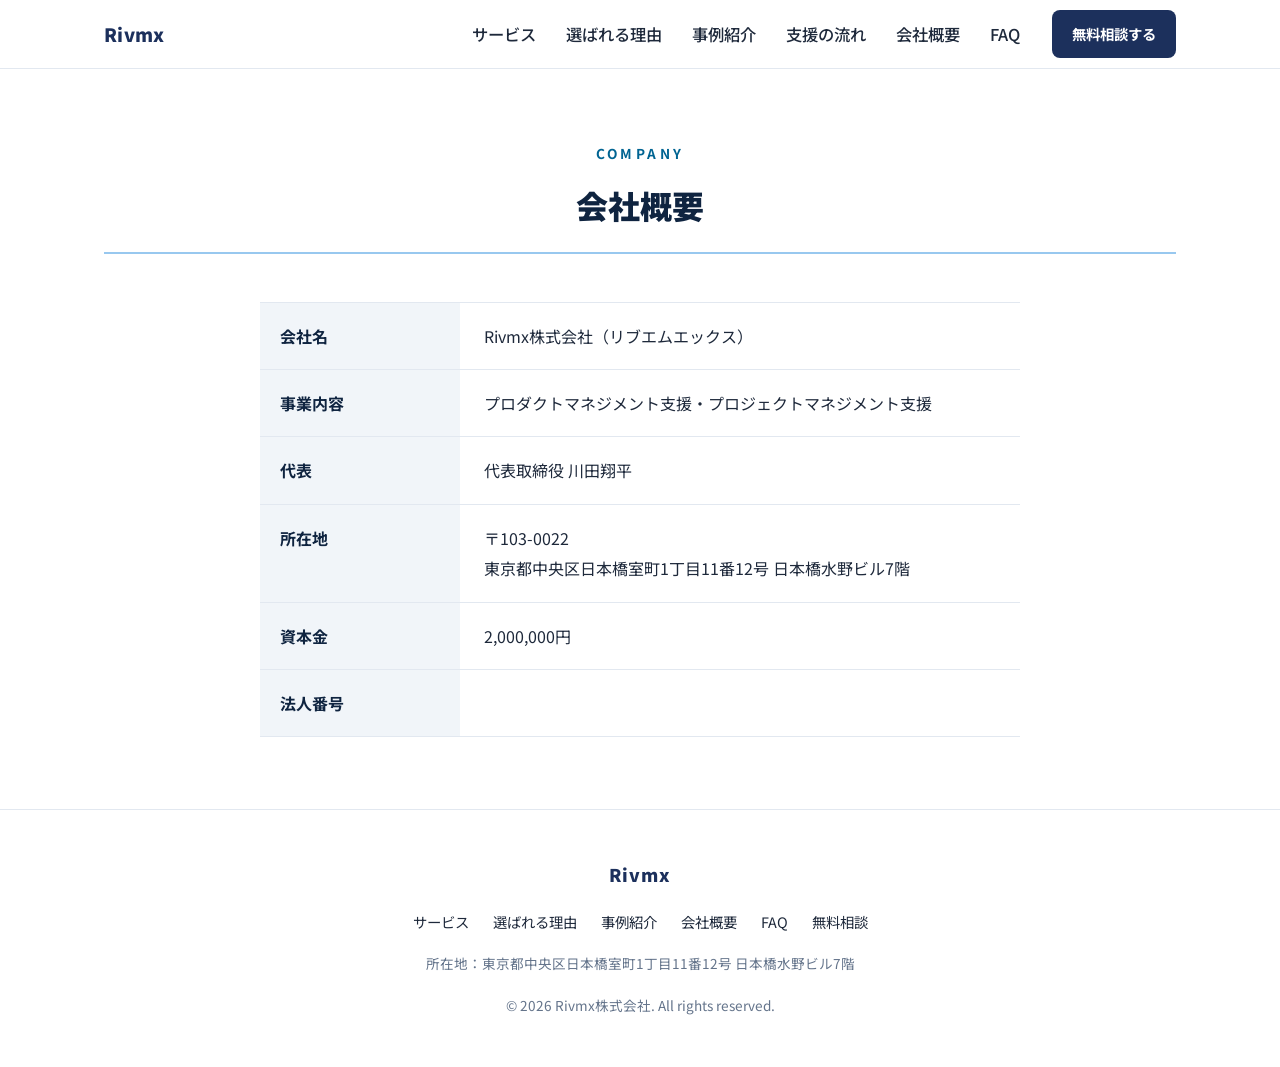
<file: company.html>
<!DOCTYPE html>
<html lang="ja">
<head>
  <meta charset="UTF-8" />
  <meta name="viewport" content="width=device-width, initial-scale=1.0" />
  <title>会社概要 | Rivmx</title>
  <meta name="description" content="Rivmx株式会社の会社概要。プロダクトマネジメント支援・プロジェクトマネジメント支援を提供しています。" />
  <link rel="canonical" href="https://rivmx.co.jp/company" />
  <meta property="og:title" content="会社概要 | Rivmx" />
  <meta property="og:description" content="Rivmx株式会社の会社概要。プロダクトマネジメント支援・プロジェクトマネジメント支援を提供しています。" />
  <meta property="og:type" content="website" />
  <meta property="og:url" content="https://rivmx.co.jp/company" />
  <meta property="og:site_name" content="Rivmx" />
  <meta property="og:locale" content="ja_JP" />
  <meta name="theme-color" content="#0f2440" />
  <link rel="icon" href="data:image/svg+xml,%3Csvg xmlns='http://www.w3.org/2000/svg' viewBox='0 0 100 100'%3E%3Crect width='100' height='100' rx='20' fill='%231c305c'/%3E%3Ctext x='50' y='74' font-size='64' text-anchor='middle' fill='white' font-family='sans-serif' font-weight='bold'%3ER%3C/text%3E%3C/svg%3E" />

  <!-- Noto Sans JP -->
  <link rel="preconnect" href="https://fonts.googleapis.com" />
  <link rel="preconnect" href="https://fonts.gstatic.com" crossorigin />
  <link href="https://fonts.googleapis.com/css2?family=Noto+Sans+JP:wght@400;500;700;900&display=swap" rel="stylesheet" />

  <link rel="stylesheet" href="style.css" />

  <!-- 構造化データ -->
  <script type="application/ld+json">
  {
    "@context": "https://schema.org",
    "@type": "Organization",
    "name": "Rivmx",
    "legalName": "Rivmx株式会社",
    "alternateName": "リブエムエックス株式会社",
    "url": "https://rivmx.co.jp/",
    "founder": { "@type": "Person", "name": "川田翔平" },
    "address": {
      "@type": "PostalAddress",
      "postalCode": "103-0022",
      "addressRegion": "東京都",
      "addressLocality": "中央区",
      "streetAddress": "日本橋室町1丁目11番12号 日本橋水野ビル7階",
      "addressCountry": "JP"
    }
  }
  </script>
</head>
<body>

  <!-- ===== ヘッダー ===== -->
  <header class="header">
    <div class="container header__inner">
      <a href="/" class="logo">Rivmx</a>
      <nav class="nav">
        <a href="/#service">サービス</a>
        <a href="/#reasons">選ばれる理由</a>
        <a href="/#works">事例紹介</a>
        <a href="/#flow">支援の流れ</a>
        <a href="/company">会社概要</a>
        <a href="/faq">FAQ</a>
      </nav>
      <a href="/#contact" class="btn btn--sm btn--primary header__cta">無料相談する</a>
    </div>
  </header>

  <!-- ===== 会社概要 ===== -->
  <section id="company" class="section">
    <div class="container">
      <p class="section__eyebrow reveal">COMPANY</p>
      <h2 class="section__title reveal">会社概要</h2>
      <dl class="company-dl reveal">
        <div>
          <dt>会社名</dt>
          <dd>Rivmx株式会社（リブエムエックス）</dd>
        </div>
        <div>
          <dt>事業内容</dt>
          <dd>プロダクトマネジメント支援・プロジェクトマネジメント支援</dd>
        </div>
        <div>
          <dt>代表</dt>
          <dd>代表取締役 川田翔平</dd>
        </div>
        <div>
          <dt>所在地</dt>
          <dd>〒103-0022<br />東京都中央区日本橋室町1丁目11番12号 日本橋水野ビル7階</dd>
        </div>
        <div>
          <dt>資本金</dt>
          <dd>2,000,000円</dd>
        </div>
        <div>
          <dt>法人番号</dt>
          <dd><!-- 法人番号が発行されたらここに記載 --></dd>
        </div>
      </dl>
    </div>
  </section>

  <!-- ===== フッター ===== -->
  <footer class="footer">
    <div class="container footer__inner">
      <div class="footer__brand">Rivmx</div>
      <nav class="footer__nav">
        <a href="/#service">サービス</a>
        <a href="/#reasons">選ばれる理由</a>
        <a href="/#works">事例紹介</a>
        <a href="/company">会社概要</a>
        <a href="/faq">FAQ</a>
        <a href="/#contact">無料相談</a>
      </nav>
      <p class="footer__addr">所在地：東京都中央区日本橋室町1丁目11番12号 日本橋水野ビル7階</p>
      <p class="footer__copy">&copy; 2026 Rivmx株式会社. All rights reserved.</p>
    </div>
  </footer>

  <script src="script.js"></script>
</body>
</html>
</file>
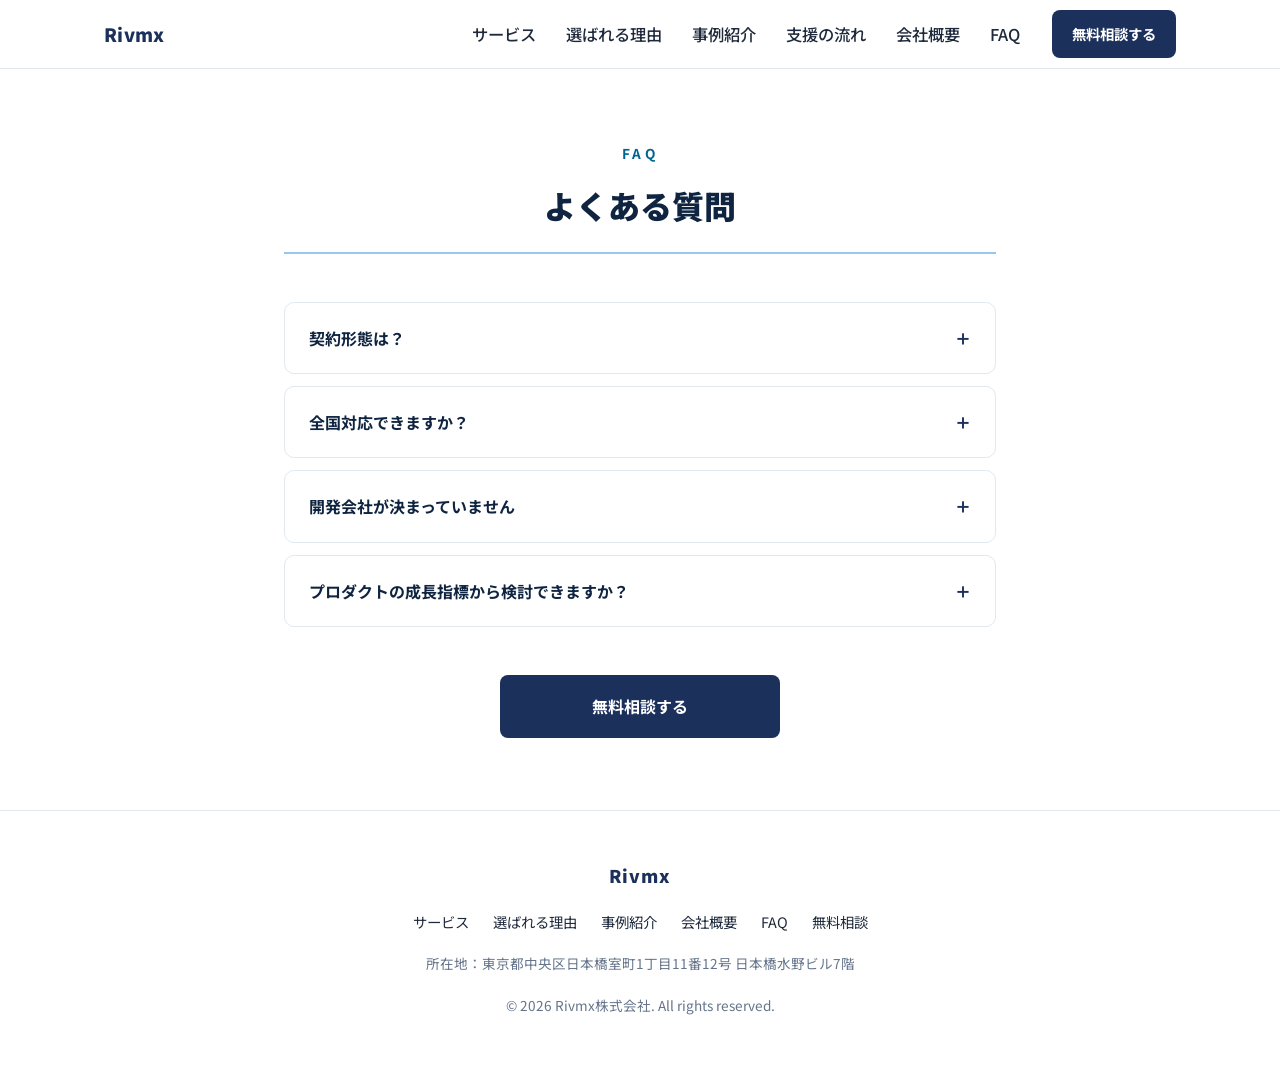
<file: faq.html>
<!DOCTYPE html>
<html lang="ja">
<head>
  <meta charset="UTF-8" />
  <meta name="viewport" content="width=device-width, initial-scale=1.0" />
  <title>よくある質問 | Rivmx</title>
  <meta name="description" content="Rivmx株式会社のよくある質問。契約形態や対応エリアなど、プロダクトマネジメント支援・プロジェクトマネジメント支援に関する質問にお答えします。" />
  <link rel="canonical" href="https://rivmx.co.jp/faq" />
  <meta property="og:title" content="よくある質問 | Rivmx" />
  <meta property="og:description" content="Rivmx株式会社のよくある質問。契約形態や対応エリアなどにお答えします。" />
  <meta property="og:type" content="website" />
  <meta property="og:url" content="https://rivmx.co.jp/faq" />
  <meta property="og:site_name" content="Rivmx" />
  <meta property="og:locale" content="ja_JP" />
  <meta name="theme-color" content="#0f2440" />
  <link rel="icon" href="data:image/svg+xml,%3Csvg xmlns='http://www.w3.org/2000/svg' viewBox='0 0 100 100'%3E%3Crect width='100' height='100' rx='20' fill='%231c305c'/%3E%3Ctext x='50' y='74' font-size='64' text-anchor='middle' fill='white' font-family='sans-serif' font-weight='bold'%3ER%3C/text%3E%3C/svg%3E" />

  <!-- Noto Sans JP -->
  <link rel="preconnect" href="https://fonts.googleapis.com" />
  <link rel="preconnect" href="https://fonts.gstatic.com" crossorigin />
  <link href="https://fonts.googleapis.com/css2?family=Noto+Sans+JP:wght@400;500;700;900&display=swap" rel="stylesheet" />

  <link rel="stylesheet" href="style.css" />

  <!-- 構造化データ（FAQのリッチ表示用） -->
  <script type="application/ld+json">
  {
    "@context": "https://schema.org",
    "@type": "FAQPage",
    "mainEntity": [
      {
        "@type": "Question",
        "name": "契約形態は？",
        "acceptedAnswer": { "@type": "Answer", "text": "請負契約・準委任契約対応しています。（スポットでの請負・準委任も可能です。）" }
      },
      {
        "@type": "Question",
        "name": "全国対応できますか？",
        "acceptedAnswer": { "@type": "Answer", "text": "関東を中心に全国対応可能です。" }
      },
      {
        "@type": "Question",
        "name": "開発会社が決まっていません",
        "acceptedAnswer": { "@type": "Answer", "text": "ベンダー選定から支援可能です。" }
      },
      {
        "@type": "Question",
        "name": "プロダクトの成長指標から検討できますか？",
        "acceptedAnswer": { "@type": "Answer", "text": "可能です。企業の成長ロードマップのヒアリングを行ったうえで、実現のための段階的な成長指標の策定を行います。" }
      }
    ]
  }
  </script>
</head>
<body>

  <!-- ===== ヘッダー ===== -->
  <header class="header">
    <div class="container header__inner">
      <a href="/" class="logo">Rivmx</a>
      <nav class="nav">
        <a href="/#service">サービス</a>
        <a href="/#reasons">選ばれる理由</a>
        <a href="/#works">事例紹介</a>
        <a href="/#flow">支援の流れ</a>
        <a href="/company">会社概要</a>
        <a href="/faq">FAQ</a>
      </nav>
      <a href="/#contact" class="btn btn--sm btn--primary header__cta">無料相談する</a>
    </div>
  </header>

  <!-- ===== FAQ ===== -->
  <section id="faq" class="section">
    <div class="container container--narrow">
      <p class="section__eyebrow reveal">FAQ</p>
      <h2 class="section__title reveal">よくある質問</h2>
      <div class="faq reveal">
        <details class="faq__item">
          <summary>契約形態は？</summary>
          <p>請負契約・準委任契約対応しています。（スポットでの請負・準委任も可能です。）</p>
        </details>
        <details class="faq__item">
          <summary>全国対応できますか？</summary>
          <p>関東を中心に全国対応可能です。</p>
        </details>
        <details class="faq__item">
          <summary>開発会社が決まっていません</summary>
          <p>ベンダー選定から支援可能です。</p>
        </details>
        <details class="faq__item">
          <summary>プロダクトの成長指標から検討できますか？</summary>
          <p>可能です。企業の成長ロードマップのヒアリングを行ったうえで、実現のための段階的な成長指標の策定を行います。</p>
        </details>
      </div>
      <div class="section__cta reveal">
        <a href="/#contact" class="btn btn--primary">無料相談する</a>
      </div>
    </div>
  </section>

  <!-- ===== フッター ===== -->
  <footer class="footer">
    <div class="container footer__inner">
      <div class="footer__brand">Rivmx</div>
      <nav class="footer__nav">
        <a href="/#service">サービス</a>
        <a href="/#reasons">選ばれる理由</a>
        <a href="/#works">事例紹介</a>
        <a href="/company">会社概要</a>
        <a href="/faq">FAQ</a>
        <a href="/#contact">無料相談</a>
      </nav>
      <p class="footer__addr">所在地：東京都中央区日本橋室町1丁目11番12号 日本橋水野ビル7階</p>
      <p class="footer__copy">&copy; 2026 Rivmx株式会社. All rights reserved.</p>
    </div>
  </footer>

  <script src="script.js"></script>
</body>
</html>
</file>
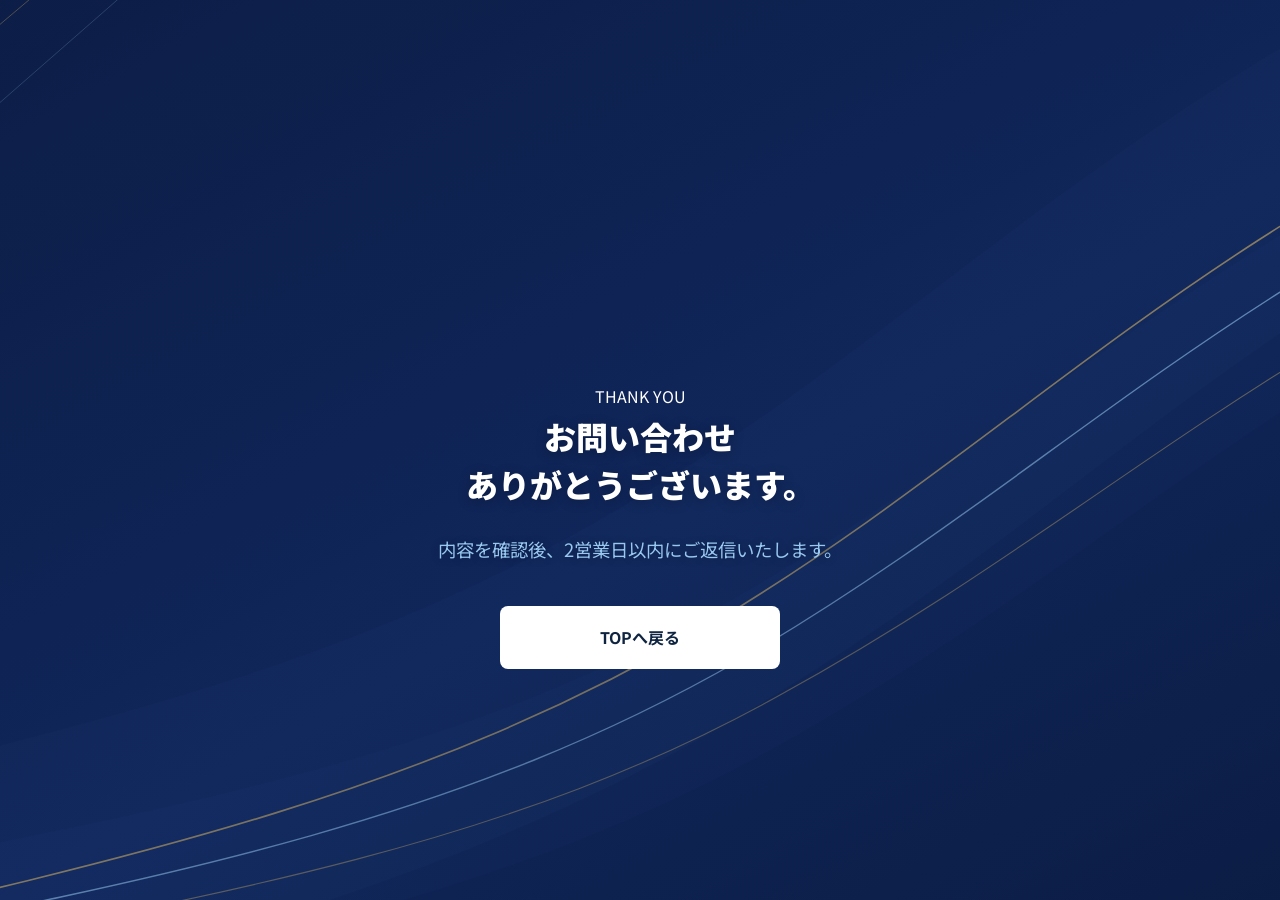
<file: thanks.html>
<!DOCTYPE html>
<html lang="ja">
<head>
  <meta charset="UTF-8" />
  <meta name="viewport" content="width=device-width, initial-scale=1.0" />
  <title>お問い合わせありがとうございます | Rivmx</title>
  <meta name="robots" content="noindex" />
  <link rel="icon" href="data:image/svg+xml,%3Csvg xmlns='http://www.w3.org/2000/svg' viewBox='0 0 100 100'%3E%3Crect width='100' height='100' rx='20' fill='%231c305c'/%3E%3Ctext x='50' y='74' font-size='64' text-anchor='middle' fill='white' font-family='sans-serif' font-weight='bold'%3ER%3C/text%3E%3C/svg%3E" />
  <link rel="preconnect" href="https://fonts.googleapis.com" />
  <link rel="preconnect" href="https://fonts.gstatic.com" crossorigin />
  <link href="https://fonts.googleapis.com/css2?family=Noto+Sans+JP:wght@400;500;700;900&display=swap" rel="stylesheet" />
  <link rel="stylesheet" href="style.css" />
</head>
<body>
  <section class="hero" style="min-height: 100vh; display: flex; align-items: center;">
    <div class="container" style="text-align: center;">
      <p class="hero__mission">THANK YOU</p>
      <h1 class="hero__title" style="font-size: 2rem;">お問い合わせ<br>ありがとうございます。</h1>
      <p class="hero__lead">内容を確認後、2営業日以内にご返信いたします。</p>
      <a href="/" class="btn btn--white btn--lg">TOPへ戻る</a>
    </div>
  </section>
</body>
</html>
</file>
<file: style.css>
/* =========================================================
   カラー・タイポグラフィ（要件定義書：ネイビー/ホワイト/ブルー/ライトグレー）
   ここの値を変えるとサイト全体の雰囲気が変わります
========================================================= */
:root {
  --navy: #0f2440;         /* メインのネイビー */
  --navy-deep: #0a1a30;
  --blue: #1c305c;         /* メインカラー（留紺。ボタン・文字用） */
  --blue-dark: #111d3a;
  --accent: #98c8ef;       /* 差し色（淡ブルー。線・バッジ等の装飾用。白文字とは組み合わせない） */
  --sky: #7dd3fc;
  --eyebrow: #006492;      /* セクション英字ラベル（ペライチ版に合わせた藍色） */
  --red: #c13a2c;          /* 強調用の赤（「2営業日以内」など） */
  --text: #1e293b;
  --muted: #64748b;
  --light: #f1f5f9;        /* ライトグレー */
  --border: #e2e8f0;
  --white: #ffffff;
  --max: 1120px;
}

* { margin: 0; padding: 0; box-sizing: border-box; }

/* scroll-behavior: smooth はページを跨いだ遷移(faq.html→index.html#contact等)でも
   着地時にアニメーションしてしまうため使わない。ページ内リンクはJSでスムーススクロールする */
html { scroll-padding-top: 80px; }

body {
  font-family: "Noto Sans JP", -apple-system, "Segoe UI", sans-serif;
  color: var(--text);
  line-height: 1.9;
  background: var(--white);
  -webkit-font-smoothing: antialiased;
}

.container { max-width: var(--max); margin: 0 auto; padding: 0 24px; }
.container--narrow { max-width: 760px; }

/* =========================================================
   スクロールアニメーション（JSで .is-visible を付与）
========================================================= */
.reveal {
  opacity: 0;
  transform: translateY(24px);
  transition: opacity 0.7s ease, transform 0.7s ease;
}
.reveal.is-visible { opacity: 1; transform: none; }

/* FAQ・お問い合わせはスクロール連動のフェードインを使わず常時表示 */
#faq .reveal,
#contact .reveal {
  opacity: 1;
  transform: none;
  transition: none;
}

/* =========================================================
   ボタン
========================================================= */
.btn {
  display: inline-block;
  padding: 14px 32px;
  border-radius: 8px;
  text-decoration: none;
  font-weight: 700;
  font-size: 1rem;
  cursor: pointer;
  border: 2px solid transparent;
  transition: transform 0.15s ease, box-shadow 0.2s ease, background 0.2s ease;
  white-space: nowrap;
}
.btn--sm { padding: 8px 18px; font-size: 0.9rem; }
.btn--lg { padding: 16px 40px; font-size: 1.05rem; }
.btn--primary { background: var(--blue); color: #fff; }
.btn--primary:hover { background: var(--blue-dark); transform: translateY(-2px); box-shadow: 0 8px 20px rgba(28,48,92,.3); }
.btn--ghost { background: transparent; color: #fff; border-color: rgba(255,255,255,.6); }
.btn--ghost:hover { background: rgba(255,255,255,.12); transform: translateY(-2px); }
.btn--white { background: #fff; color: var(--navy); }
.btn--white:hover { transform: translateY(-2px); box-shadow: 0 8px 20px rgba(0,0,0,.2); }
/* ヘッダー以外のボタンはサイズを統一（最長文言「AIアシストPMOを相談する」基準の幅） */
.btn:not(.header__cta) { min-width: 280px; padding: 14px 32px; font-size: 1rem; text-align: center; }

/* =========================================================
   ヘッダー
========================================================= */
.header {
  position: sticky; top: 0; z-index: 100;
  background: rgba(255,255,255,.94);
  backdrop-filter: blur(10px);
  border-bottom: 1px solid var(--border);
}
.header__inner { display: flex; align-items: center; gap: 24px; height: 68px; }
.logo { font-weight: 900; font-size: 1.15rem; color: var(--blue); text-decoration: none; letter-spacing: .02em; }
.nav { display: flex; gap: 30px; margin-left: auto; }
.nav a { color: var(--text); text-decoration: none; font-size: 1.02rem; font-weight: 500; }
.nav a:hover { color: var(--blue); }
.header__cta { margin-left: 8px; }

/* =========================================================
   Hero
========================================================= */
.hero {
  background: url("images/hero-river.svg?v=4") center center / cover no-repeat #0c1d45;
  color: #fff;
  padding: 150px 0 0;
  text-align: center;
}
.hero__inner { padding-bottom: 130px; }
.hero__title { font-size: 2.7rem; font-weight: 900; line-height: 1.5; margin-bottom: 24px; text-shadow: 0 2px 12px rgba(0,0,0,.25); }
.hero__lead { font-size: 1.15rem; color: var(--accent); margin-bottom: 40px; text-shadow: 0 1px 8px rgba(0,0,0,.25); }
.hero__actions { display: flex; gap: 16px; justify-content: center; flex-wrap: wrap; }
/* 紺背景（ヒーロー）上のボタンは沈まないよう白ボタンにする */
.hero .btn--primary { background: #fff; color: var(--blue); }
.hero .btn--primary:hover { background: #e8f0fa; box-shadow: 0 8px 20px rgba(0,0,0,.3); }

/* 実績数値バンド */
.stats {
  list-style: none; display: grid; grid-template-columns: repeat(4, 1fr);
  gap: 20px; padding: 32px; margin: 0 auto;
  background: rgba(255,255,255,.06); border: 1px solid rgba(255,255,255,.12);
  border-radius: 16px; transform: translateY(40px);
}
.stats__item { text-align: center; color: #fff; position: relative; }
.stats__item + .stats__item::before { content: ""; position: absolute; left: -10px; top: 50%; transform: translateY(-50%); height: 44px; width: 1px; background: rgba(255,255,255,.15); }
.stats__num { font-size: 2.6rem; font-weight: 900; color: var(--sky); line-height: 1; }
.stats__plus, .stats__unit { font-size: 1.2rem; font-weight: 900; color: var(--sky); }
.stats__label { display: block; font-size: .85rem; color: #cbd5e1; margin-top: 8px; }

/* =========================================================
   セクション共通
========================================================= */
.section { padding: 72px 0; }
.section--alt { background: #fff; } /* ペライチ版は全編白背景（余白で区切る） */
.section__eyebrow { text-align: center; color: var(--eyebrow); font-weight: 700; letter-spacing: .25em; font-size: .85rem; margin-bottom: 8px; }
.section__title {
  font-size: 2rem; font-weight: 900; text-align: center; color: var(--navy);
  padding-bottom: 16px; border-bottom: 2px solid var(--accent); margin-bottom: 48px;
}
.section__text { text-align: center; color: var(--muted); max-width: 680px; margin: -28px auto 40px; }
.section__cta { text-align: center; margin-top: 48px; }

/* =========================================================
   課題提起
========================================================= */
/* 悩みリスト（2列のシンプルなリスト） */
.problem-grid {
  display: grid; grid-template-columns: repeat(2, 1fr); gap: 6px 48px;
  max-width: 860px; margin: 0 auto;
}
.problem-item {
  position: relative; padding: 8px 0 8px 22px; font-weight: 500; color: var(--text);
}
.problem-item::before {
  content: "・"; position: absolute; left: 0; top: 8px;
  color: var(--blue); font-weight: 700;
}
.problem__close { text-align: center; font-size: 1.4rem; font-weight: 700; color: var(--navy); margin-top: 68px; }
.problem__close strong { color: var(--blue); }

/* 「こう解決します」の3ステップ（課題→サービスの橋渡し） */
.solution { display: grid; grid-template-columns: repeat(3, 1fr); gap: 20px; max-width: 980px; margin: 32px auto 0; }
.solution__item { background: #fff; border: 1px solid var(--border); border-radius: 12px; padding: 26px 22px; text-align: center; }
.solution__no {
  display: inline-block; width: 32px; height: 32px; border-radius: 50%; margin-bottom: 10px;
  background: var(--blue); color: #fff; font-weight: 900; line-height: 32px;
}
.solution__title { font-size: 1.02rem; font-weight: 700; color: var(--navy); margin-bottom: 8px; }
.solution__text { font-size: .88rem; color: var(--muted); text-align: left; }

/* =========================================================
   カード（サービス）
========================================================= */
.cards { display: grid; grid-template-columns: repeat(4, 1fr); gap: 24px; }
.cards--3 { grid-template-columns: repeat(3, 1fr); }
.cards--2 { grid-template-columns: repeat(2, 1fr); max-width: 880px; margin-left: auto; margin-right: auto; }
.card {
  background: #fff; border: 1px solid var(--border); border-radius: 14px; padding: 32px 24px;
  box-shadow: 0 6px 20px rgba(15,36,64,.05); transition: transform .2s ease, box-shadow .2s ease;
  display: flex; flex-direction: column;
}
.card:hover { transform: translateY(-6px); box-shadow: 0 14px 30px rgba(15,36,64,.12); }
.card__num { font-size: 1.6rem; font-weight: 900; color: var(--blue); opacity: .5; margin-bottom: 8px; }
.card__title { font-size: 1.1rem; color: var(--navy); margin-bottom: 8px; }
.card__text { color: var(--muted); font-size: .92rem; margin-bottom: 14px; }
.card__list { list-style: none; }
.card__list li { font-size: .85rem; color: var(--text); padding-left: 18px; position: relative; line-height: 1.9; }
.card__list li::before { content: ""; position: absolute; left: 2px; top: .8em; width: 6px; height: 6px; border-radius: 50%; background: var(--accent); }
.card__list--detail { border-top: 1px dashed var(--border); padding-top: 16px; }
.card__list--detail li { color: var(--muted); font-size: .88rem; line-height: 1.7; margin-bottom: 14px; }
.card__list--detail li:last-child { margin-bottom: 0; }
.card__list--detail li::before { top: .55em; }
.card__list--detail li strong { display: block; color: var(--navy); font-size: .92rem; font-weight: 700; margin-bottom: 2px; }
.card__link { color: var(--blue); text-decoration: underline; text-underline-offset: 3px; }
.card__link:hover { color: var(--blue-dark); }
.card__cta { margin-top: auto; padding-top: 18px; text-align: center; }

/* =========================================================
   プロジェクトマネジメント支援のトライアルプラン（サービス内）
========================================================= */
.trial { margin-top: 64px; }
.trial__title { text-align: center; font-size: 1.3rem; font-weight: 900; color: var(--navy); margin-bottom: 28px; }
.plan { border-top: 3px solid var(--accent); }
/* 提供準備中のプラン（Coming Soon） */
.plan--soon { position: relative; border-top-color: #cbd5e1; }
.plan--soon .card__title,
.plan--soon .card__text,
.plan--soon .card__list--detail,
.plan--soon .plan__price-label,
.plan--soon .plan__price-num { opacity: .45; }
.plan__badge {
  position: absolute; top: 14px; right: 14px;
  background: var(--muted); color: #fff;
  font-size: .72rem; font-weight: 700; letter-spacing: .08em;
  padding: 4px 12px; border-radius: 999px;
}
.btn--disabled {
  background: #cbd5e1; color: #64748b;
  cursor: not-allowed; pointer-events: none;
}
.plan .card__list--detail { margin-bottom: 18px; }
.plan__price {
  display: flex; flex-direction: column; align-items: center; gap: 8px;
  border-top: 1px dashed var(--border); padding-top: 18px; margin-top: auto; text-align: center;
}
.plan__price-label { font-size: .85rem; color: var(--blue); font-weight: 700; }
.plan__price-num { font-size: 2.4rem; font-weight: 900; color: var(--navy); line-height: 1.2; }
.plan__price-num small { font-size: .95rem; font-weight: 700; margin-left: 4px; }
.trial__note { text-align: center; color: var(--muted); font-size: .85rem; margin-top: 20px; }

/* =========================================================
   選ばれる理由（REASONS）
========================================================= */
.reason {
  background: #fff; border: 1px solid var(--border); border-radius: 14px; padding: 32px 26px;
  text-align: center; transition: transform .2s ease, box-shadow .2s ease;
}
.reason:hover { transform: translateY(-6px); box-shadow: 0 14px 30px rgba(15,36,64,.1); }
.reason__icon {
  width: 64px; height: 64px; margin: 0 auto 16px; border-radius: 16px;
  background: rgba(152,200,239,.3); color: var(--blue); display: grid; place-items: center;
}
.reason__icon svg { width: 32px; height: 32px; }
.reason__no { font-size: .75rem; font-weight: 700; letter-spacing: .1em; color: var(--blue); margin-bottom: 8px; }
.reason__title { color: var(--navy); font-size: 1.05rem; margin-bottom: 10px; }
.reason__text { color: var(--muted); font-size: .9rem; }

/* =========================================================
   支援実績
========================================================= */
/* ペライチ版に合わせた白カード */
.work {
  background: #fff; color: var(--text); border: 1px solid var(--border); border-radius: 14px; padding: 30px 26px; text-align: left;
  box-shadow: 0 6px 20px rgba(15,36,64,.05);
  display: flex; flex-direction: column; transition: transform .2s ease, box-shadow .2s ease;
}
.work:hover { transform: translateY(-6px); box-shadow: 0 14px 30px rgba(15,36,64,.12); }
.work__tag { align-self: flex-start; background: rgba(152,200,239,.3); color: var(--blue); font-size: .78rem; font-weight: 700; padding: 4px 14px; border-radius: 999px; margin-bottom: 12px; }
.work__title { font-size: 1.12rem; line-height: 1.6; margin-bottom: 12px; color: var(--navy); }
.work__text { font-size: .88rem; color: var(--muted); margin-bottom: 16px; }
.work__tech { list-style: none; display: flex; flex-wrap: wrap; gap: 8px; margin-top: auto; }
.work__tech li { background: var(--light); border: 1px solid var(--border); color: var(--muted); font-size: .72rem; font-weight: 500; padding: 3px 10px; border-radius: 6px; }

/* =========================================================
   プロジェクトの流れ
========================================================= */
.flow { list-style: none; max-width: 720px; margin: 0 auto; }
.flow__step {
  display: grid; grid-template-columns: 88px 1fr; align-items: center;
  column-gap: 20px; padding: 18px 24px;
  background: #fff; border: 1px solid var(--border); border-radius: 10px; margin-bottom: 14px;
}
.flow__no {
  grid-row: 1 / 3; color: var(--blue); font-weight: 900; font-size: 1.05rem;
  border-right: 2px solid var(--accent); padding-right: 14px; text-align: center;
}
.flow__label { grid-column: 2; font-weight: 700; color: var(--navy); }
.flow__desc {
  grid-column: 2;
  font-size: 0.8rem;
  line-height: 1.6;
  color: var(--muted);
}

/* =========================================================
   プロフィール
========================================================= */
.profile { display: flex; gap: 40px; align-items: center; max-width: 860px; margin: 0 auto; background: #fff; border: 1px solid var(--border); border-radius: 16px; padding: 40px; }
.profile__photo {
  flex: none; width: 160px; height: 160px; border-radius: 50%;
  background: linear-gradient(135deg, var(--navy), var(--blue)); color: rgba(255,255,255,.6);
  display: grid; place-items: center; font-weight: 700; letter-spacing: .1em;
}
.profile__name { font-size: 1.4rem; color: var(--navy); margin-bottom: 16px; }
.profile__dl { display: grid; grid-template-columns: auto 1fr; gap: 8px 20px; font-size: .95rem; }
.profile__dl dt { font-weight: 700; color: var(--blue); white-space: nowrap; }
.profile__dl dd { color: var(--text); }

/* =========================================================
   会社概要（company.html）
========================================================= */
.company-dl { max-width: 760px; margin: 0 auto; border-top: 1px solid var(--border); }
.company-dl > div { display: grid; grid-template-columns: 200px 1fr; border-bottom: 1px solid var(--border); }
.company-dl dt { padding: 18px 20px; background: var(--light); font-weight: 700; color: var(--navy); }
.company-dl dd { padding: 18px 24px; color: var(--text); min-height: 60px; }
.company-dl dd a { color: var(--blue); text-decoration: none; }
.company-dl dd a:hover { color: var(--blue-dark); }

/* =========================================================
   FAQ
========================================================= */
.faq__item { background: #fff; border: 1px solid var(--border); border-radius: 10px; margin-bottom: 12px; overflow: hidden; }
.faq__item summary { cursor: pointer; padding: 20px 24px; font-weight: 700; color: var(--navy); list-style: none; position: relative; }
.faq__item summary::-webkit-details-marker { display: none; }
.faq__item summary::after { content: "＋"; position: absolute; right: 24px; color: var(--blue); font-weight: 900; }
.faq__item[open] summary::after { content: "－"; }
.faq__item p { padding: 0 24px 20px; color: var(--muted); }

/* =========================================================
   大きなCTA
========================================================= */
.cta-band {
  background:
    radial-gradient(900px 400px at 20% 120%, rgba(28,48,92,.35), transparent 60%),
    linear-gradient(160deg, var(--navy) 0%, var(--navy-deep) 100%);
  color: #fff; text-align: center; padding: 90px 24px;
}
.cta-band__title { font-size: 1.9rem; font-weight: 900; line-height: 1.6; margin-bottom: 16px; }
.cta-band__lead { color: #cbd5e1; margin-bottom: 36px; font-size: 1.1rem; }

/* 無料相談の説明ノート */
.contact-note {
  display: flex; gap: 16px; align-items: flex-start;
  max-width: 640px; margin: 0 auto; padding: 20px 24px;
  background: rgba(152,200,239,.15); border: 1px solid rgba(152,200,239,.7); border-radius: 12px;
}
.contact-note__badge { flex: none; background: var(--blue); color: #fff; font-weight: 900; font-size: .8rem; padding: 4px 12px; border-radius: 999px; margin-top: 4px; }
.contact-note p { font-size: .92rem; color: var(--text); }
.contact-note strong { color: var(--blue); }
.text-red { color: var(--red); font-weight: 700; }

/* =========================================================
   フォーム
========================================================= */
.form { display: flex; flex-direction: column; gap: 22px; margin-top: 40px; }
.form label { display: flex; flex-direction: column; gap: 8px; font-weight: 700; font-size: .95rem; color: var(--navy); }
.form__head { display: inline-flex; align-items: center; }

/* 必須・任意ラベル（EFOベストプラクティス：両方を明示し、色で判別） */
.req, .opt {
  display: inline-block; font-size: .72rem; font-weight: 700;
  padding: 3px 10px; border-radius: 4px; margin-left: 10px;
  letter-spacing: .08em; line-height: 1.5;
}
.req { background: #dc2626; color: #fff; }
.opt { background: #e2e8f0; color: #64748b; }

.form input, .form textarea {
  padding: 14px; border: 1px solid #cbd5e1; border-radius: 8px; font-size: 1rem;
  font-family: inherit; font-weight: 400; color: var(--text);
}
.form input::placeholder, .form textarea::placeholder { color: #94a3b8; font-size: .95rem; }
.form input:focus, .form textarea:focus { outline: none; border-color: var(--blue); box-shadow: 0 0 0 3px rgba(152,200,239,.5); }
.form button { align-self: center; margin-top: 8px; }
.form__status { display: none; text-align: center; font-weight: 700; padding: 14px 20px; border-radius: 8px; background: #ecfdf5; color: #047857; }
.form__status.is-visible { display: block; }
.form__status.is-error { background: #fef2f2; color: #dc2626; }

/* =========================================================
   フッター
========================================================= */
.footer { background: #fff; color: var(--muted); padding: 48px 0; border-top: 1px solid var(--border); }
.footer__inner { display: flex; flex-direction: column; align-items: center; gap: 16px; text-align: center; }
.footer__brand { font-weight: 900; color: var(--blue); font-size: 1.1rem; letter-spacing: .05em; }
.footer__nav { display: flex; gap: 24px; flex-wrap: wrap; justify-content: center; }
.footer__nav a { color: var(--text); text-decoration: none; font-size: .9rem; }
.footer__nav a:hover { color: var(--blue); }
.footer__addr { font-size: .85rem; }
.footer__copy { font-size: .85rem; }

/* =========================================================
   レスポンシブ（モバイルファースト補正）
========================================================= */
@media (max-width: 900px) {
  .cards { grid-template-columns: repeat(2, 1fr); }
  .stats { grid-template-columns: repeat(2, 1fr); gap: 24px 0; }
  .stats__item:nth-child(3)::before, .stats__item:nth-child(2)::before { display: none; }
}
@media (max-width: 768px) {
  .nav { display: none; }             /* スマホではグローバルナビを隠し、無料相談ボタンを残す */
  .hero { padding-top: 88px; }
  .hero__title { font-size: 1.8rem; }
  .section { padding: 56px 0; }
  .section__title { font-size: 1.6rem; }
  .problem-grid { grid-template-columns: 1fr; }
  .solution { grid-template-columns: 1fr; }
  .flow__step { grid-template-columns: 72px 1fr; padding: 16px 18px; }
  .cards, .cards--3, .cards--2 { grid-template-columns: 1fr; }
  .company-dl > div { grid-template-columns: 1fr; }
  .company-dl dt { padding: 12px 16px; }
  .company-dl dd { padding: 12px 16px; min-height: 0; }
  .stats { grid-template-columns: repeat(2, 1fr); }
  .stats__num { font-size: 2.1rem; }
  .profile { flex-direction: column; text-align: center; padding: 32px 24px; }
  .profile__dl { grid-template-columns: 1fr; gap: 2px 0; }
  .profile__dl dt { margin-top: 12px; }
  .cta-band__title, .problem__close { font-size: 1.4rem; }
}
</file>
